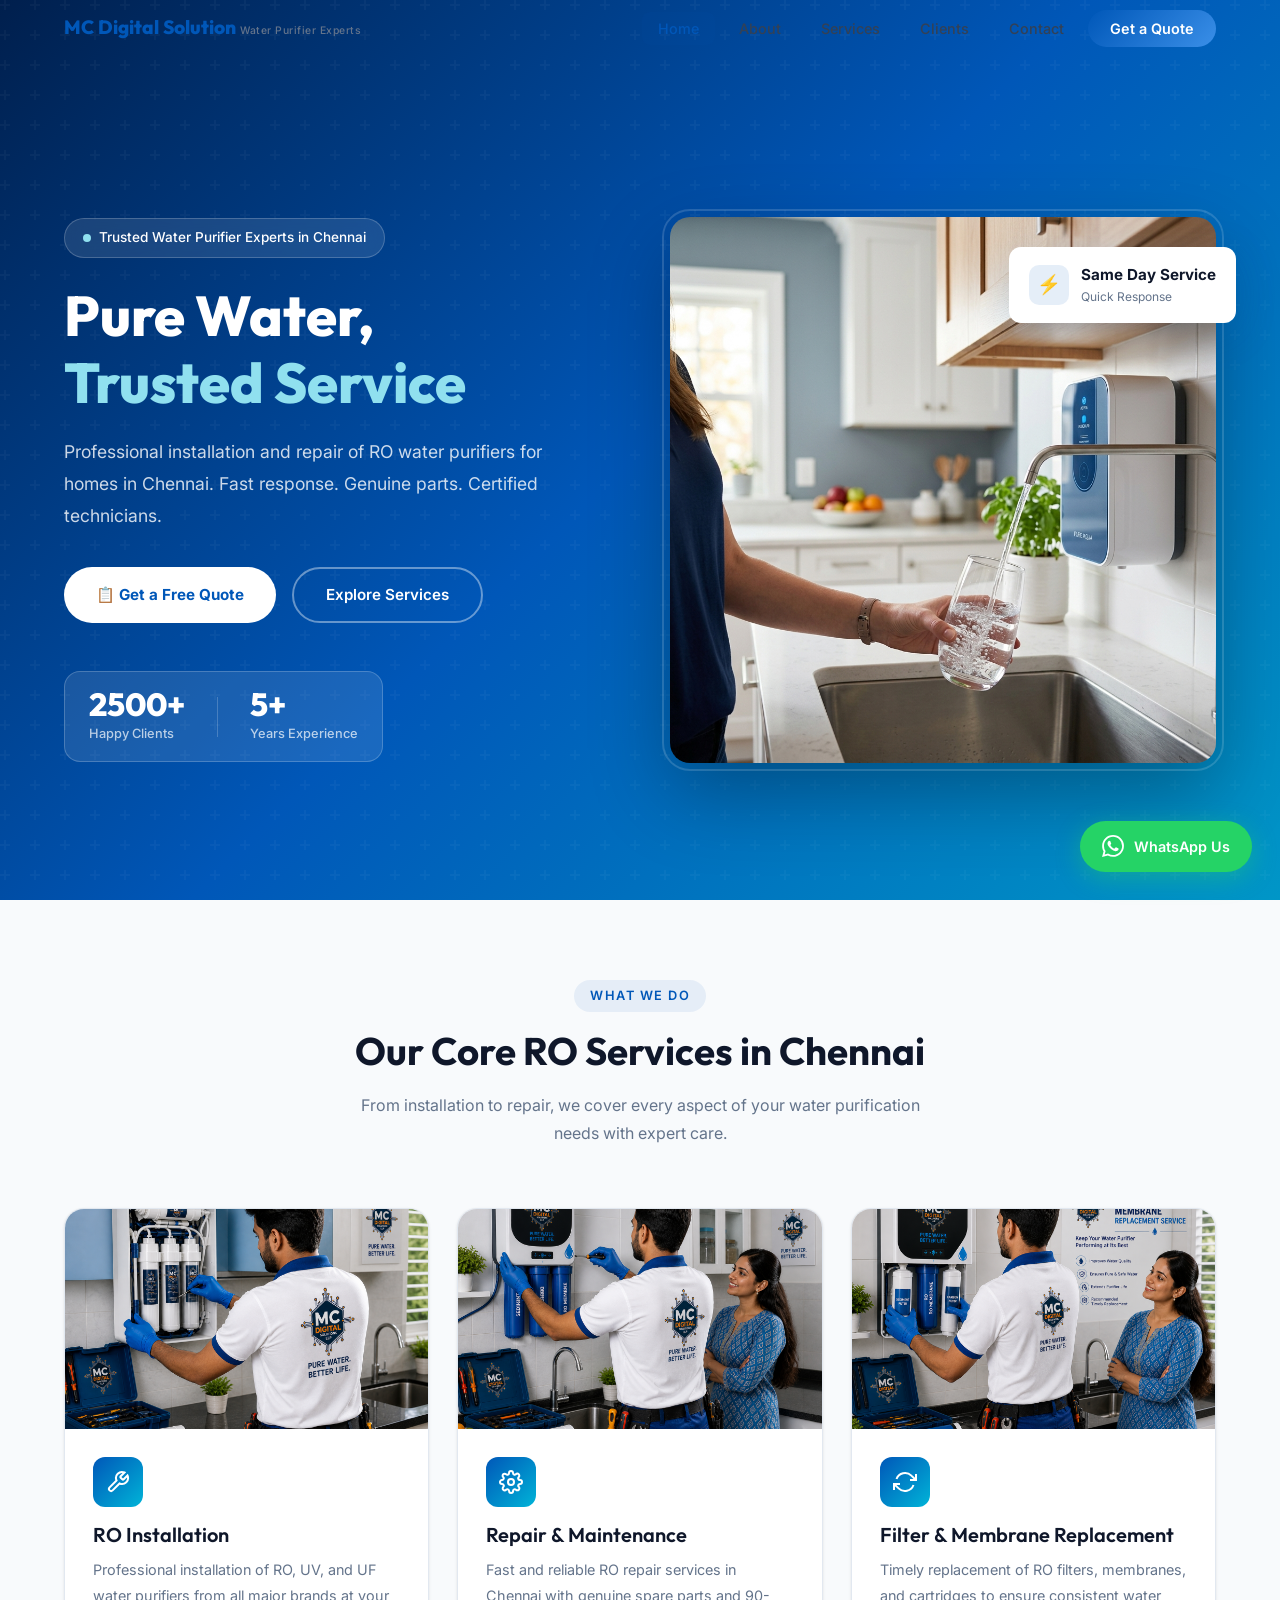
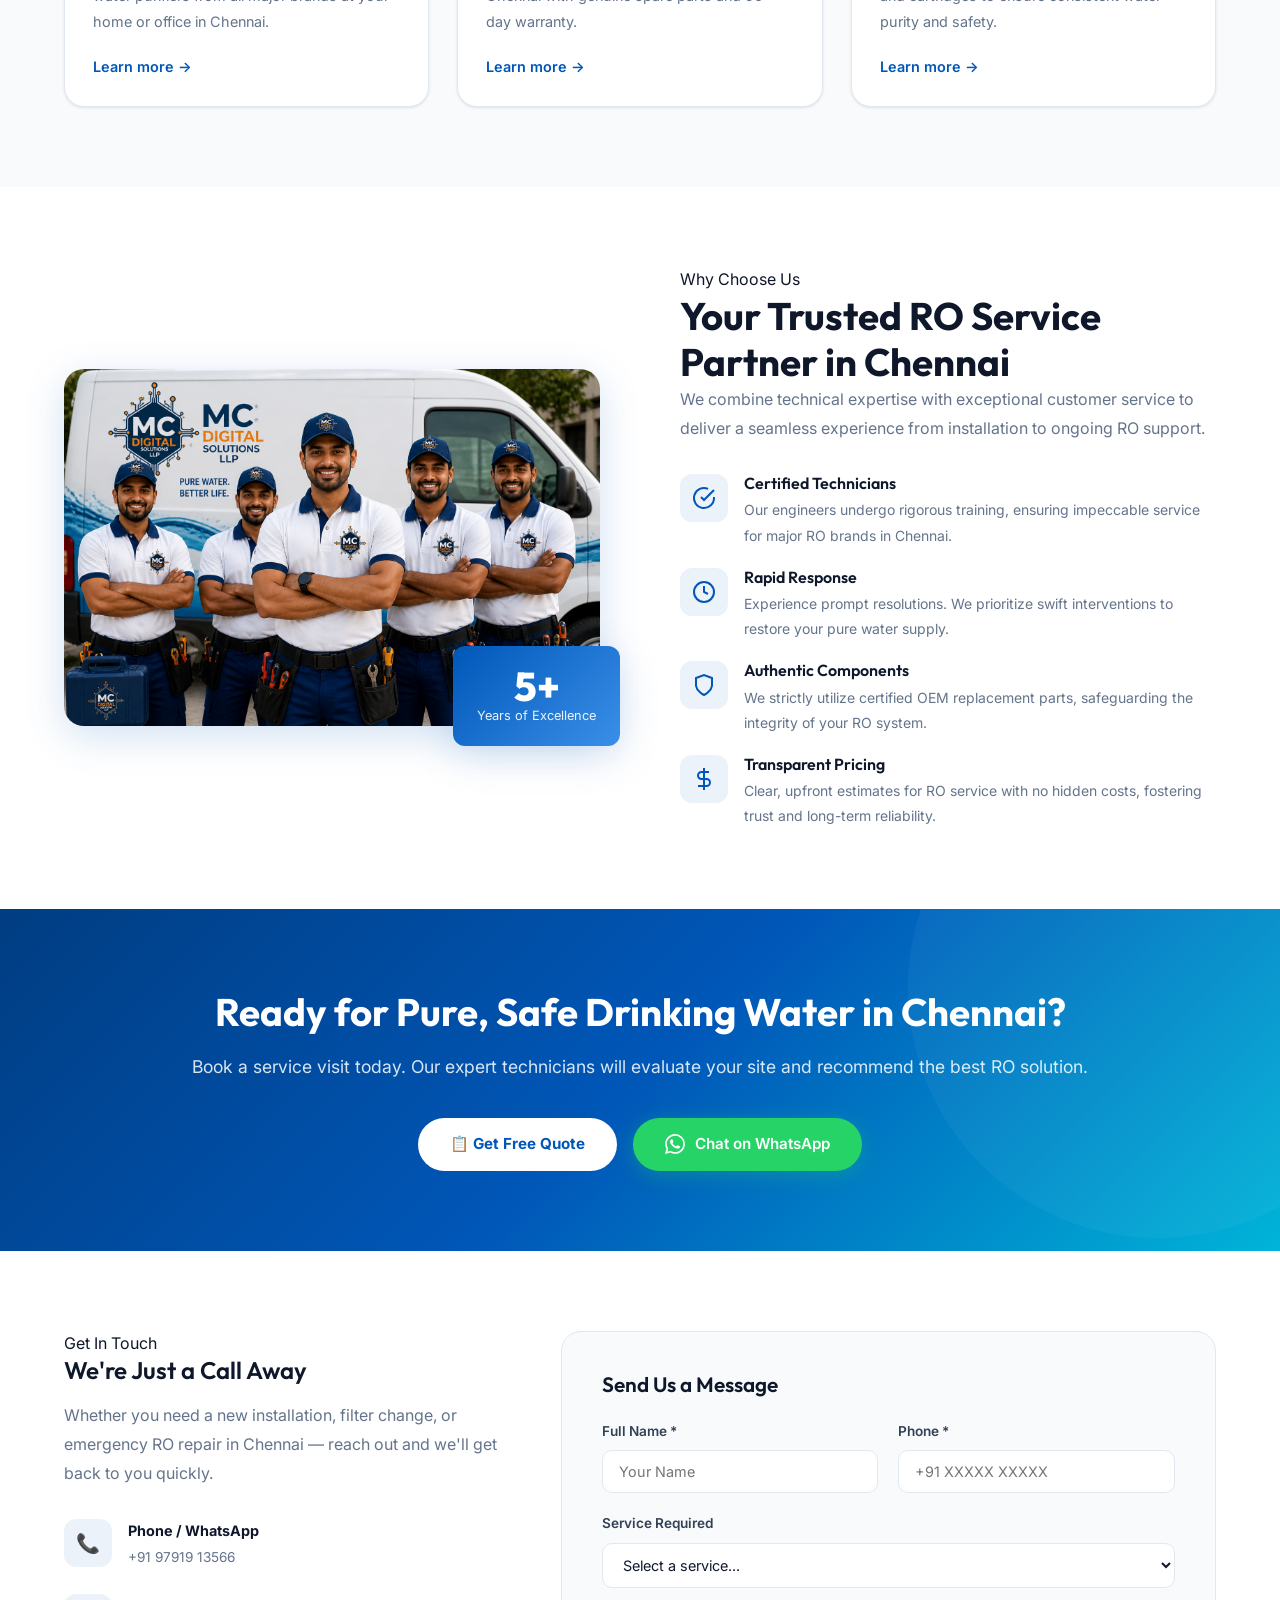
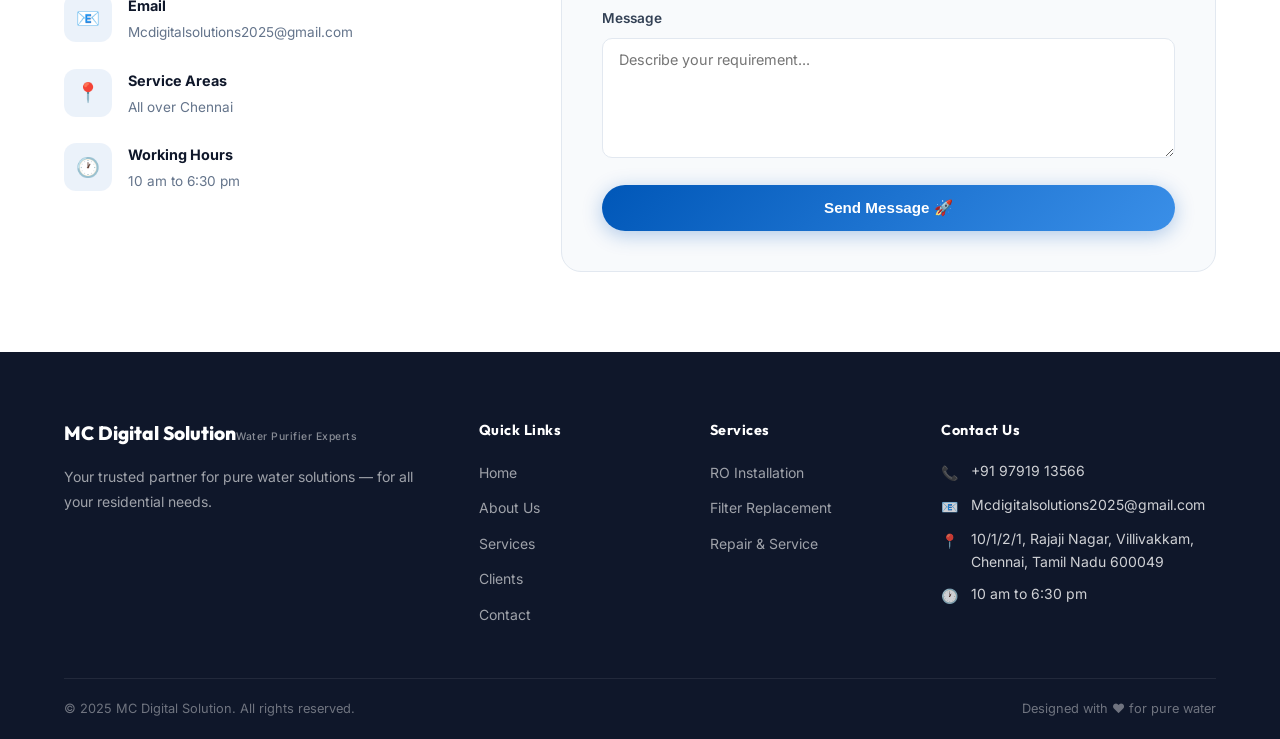
<file: index.html>
<!DOCTYPE html>
<html lang="en">
<head>
  <meta charset="UTF-8" />
  <meta name="viewport" content="width=device-width, initial-scale=1.0" />
  <title>Water Purifier Service in Chennai | RO Repair & Installation - MC Digital Solution</title>
  <meta name="description" content="Expert RO water purifier service in Chennai. Same-day repair, installation, and maintenance for Kent, Aquaguard, Pureit & all brands. Rated #1 RO service in Chennai." />
  <meta name="keywords" content="water purifier service Chennai, RO service in chennai, water purifier repair Chennai, RO installation Chennai, RO service near me, Kent RO service Chennai, Aquaguard service Chennai, water purifier filter change" />
  <link rel="canonical" href="https://mcdigitalsolutions.com/" />
  
  <!-- Open Graph / Facebook -->
  <meta property="og:type" content="website" />
  <meta property="og:url" content="https://mcdigitalsolutions.com/" />
  <meta property="og:title" content="Water Purifier Service in Chennai | RO Repair & Installation" />
  <meta property="og:description" content="Expert RO water purifier service in Chennai. Same-day repair, installation, and maintenance for all brands." />
  <meta property="og:image" content="https://mcdigitalsolutions.com/images/hero-banner.png" />

  <!-- Twitter -->
  <meta property="twitter:card" content="summary_large_image" />
  <meta property="twitter:url" content="https://mcdigitalsolutions.com/" />
  <meta property="twitter:title" content="Water Purifier Service in Chennai | RO Repair & Installation" />
  <meta property="twitter:description" content="Expert RO water purifier service in Chennai. Same-day repair, installation, and maintenance for all brands." />
  <meta property="twitter:image" content="https://mcdigitalsolutions.com/images/hero-banner.png" />

  <!-- Structured Data for Local Business -->
  <script type="application/ld+json">
  {
    "@context": "https://schema.org",
    "@type": "LocalBusiness",
    "name": "MC Digital Solution",
    "image": "https://mcdigitalsolutions.com/images/hero-banner.png",
    "@id": "https://mcdigitalsolutions.com/",
    "url": "https://mcdigitalsolutions.com/",
    "telephone": "+919791913566",
    "address": {
      "@type": "PostalAddress",
      "streetAddress": "10/1/2/1, Rajaji Nagar, Villivakkam",
      "addressLocality": "Chennai",
      "addressRegion": "TN",
      "postalCode": "600049",
      "addressCountry": "IN"
    },
    "geo": {
      "@type": "GeoCoordinates",
      "latitude": 13.1067,
      "longitude": 80.2084
    },
    "openingHoursSpecification": {
      "@type": "OpeningHoursSpecification",
      "dayOfWeek": [
        "Monday",
        "Tuesday",
        "Wednesday",
        "Thursday",
        "Friday",
        "Saturday"
      ],
      "opens": "10:00",
      "closes": "18:30"
    },
    "sameAs": [
      "https://wa.me/919791913566"
    ],
    "priceRange": "₹₹"
  }
  </script>

  <link rel="stylesheet" href="css/style.css" />
</head>
<body>

<!-- Navbar -->
<nav class="navbar" id="navbar">
  <div class="container">
    <a href="index.html" class="logo">

      <div class="logo-text">
        <span class="brand">MC Digital Solution</span>
        <span class="tagline">Water Purifier Experts</span>
      </div>
    </a>
    <ul class="nav-links" id="navLinks">
      <li><a href="index.html" class="active">Home</a></li>
      <li><a href="about.html">About</a></li>
      <li><a href="services.html">Services</a></li>
      <li><a href="clients.html">Clients</a></li>
      <li><a href="contact.html">Contact</a></li>
      <li><a href="contact.html" class="nav-cta">Get a Quote</a></li>
    </ul>
    <div class="nav-toggle" id="navToggle" onclick="toggleNav()">
      <span></span><span></span><span></span>
    </div>
  </div>
</nav>

<!-- Hero -->
<section class="hero">
  <div class="container">
    <div class="hero-content">
      <div class="hero-text">
        <div class="hero-badge"><span></span> Trusted Water Purifier Experts in Chennai</div>
        <h1>Pure Water,<br/><em>Trusted Service</em></h1>
        <p>Professional installation and repair of RO water purifiers for homes in Chennai. Fast response. Genuine parts. Certified technicians.</p>
        <div class="hero-buttons">
          <a href="contact.html" class="btn btn-white">📋 Get a Free Quote</a>
          <a href="services.html" class="btn btn-outline" style="color:white;border-color:rgba(255,255,255,0.4);">Explore Services</a>
        </div>
        <div class="hero-stats" style="align-items: center; background: rgba(255,255,255,0.1); padding: 16px 24px; border-radius: 16px; border: 1px solid rgba(255,255,255,0.2); width: fit-content;">
          <div class="hero-stat"><div class="number" style="line-height: 1;">2500+</div><div class="label" style="margin-top: 4px;">Happy Clients</div></div>
          <div style="width: 1px; height: 40px; background: rgba(255,255,255,0.2);"></div>
          <div class="hero-stat"><div class="number" style="line-height: 1;">5+</div><div class="label" style="margin-top: 4px;">Years Experience</div></div>
        </div>
      </div>
      <div class="hero-image">
        <img src="images/hero-banner.png" alt="Best Water Purifier Service in Chennai" />
        <div class="hero-card card-2">
          <div class="icon blue">⚡</div>
          <div class="card-text"><div class="value">Same Day Service</div><div class="sub">Quick Response</div></div>
        </div>
      </div>
    </div>
  </div>
</section>

<!-- Services Overview -->
<section class="section services" id="services">
  <div class="container">
    <div class="section-header animate">
      <div class="badge">What We Do</div>
      <h2>Our Core RO Services in Chennai</h2>
      <p>From installation to repair, we cover every aspect of your water purification needs with expert care.</p>
    </div>
    <div class="services-grid" style="grid-template-columns: repeat(auto-fit, minmax(300px, 1fr));">
      <div class="service-card animate">
        <img src="images/installation.png" alt="RO Water Purifier Installation Chennai" />
        <div class="service-card-body">
          <div class="service-icon" style="color:white;"><svg width="24" height="24" viewBox="0 0 24 24" fill="none" stroke="currentColor" stroke-width="2"><path d="M14.7 6.3a1 1 0 0 0 0 1.4l1.6 1.6a1 1 0 0 0 1.4 0l3.77-3.77a6 6 0 0 1-7.94 7.94l-6.91 6.91a2.12 2.12 0 0 1-3-3l6.91-6.91a6 6 0 0 1 7.94-7.94l-3.76 3.76z"/></svg></div>
          <h3>RO Installation</h3>
          <p>Professional installation of RO, UV, and UF water purifiers from all major brands at your home or office in Chennai.</p>
          <a href="services.html" class="service-link">Learn more →</a>
        </div>
      </div>
      <div class="service-card animate">
        <img src="images/repair.png" alt="Water Purifier Repair Chennai" />
        <div class="service-card-body">
          <div class="service-icon" style="color:white;"><svg width="24" height="24" viewBox="0 0 24 24" fill="none" stroke="currentColor" stroke-width="2"><circle cx="12" cy="12" r="3"></circle><path d="M19.4 15a1.65 1.65 0 0 0 .33 1.82l.06.06a2 2 0 0 1 0 2.83 2 2 0 0 1-2.83 0l-.06-.06a1.65 1.65 0 0 0-1.82-.33 1.65 1.65 0 0 0-1 1.51V21a2 2 0 0 1-2 2 2 2 0 0 1-2-2v-.09A1.65 1.65 0 0 0 9 19.4a1.65 1.65 0 0 0-1.82.33l-.06.06a2 2 0 0 1-2.83 0 2 2 0 0 1 0-2.83l.06-.06a1.65 1.65 0 0 0 .33-1.82 1.65 1.65 0 0 0-1.51-1H3a2 2 0 0 1-2-2 2 2 0 0 1 2-2h.09A1.65 1.65 0 0 0 4.6 9a1.65 1.65 0 0 0-.33-1.82l-.06-.06a2 2 0 0 1 0-2.83 2 2 0 0 1 2.83 0l.06.06a1.65 1.65 0 0 0 1.82.33H9a1.65 1.65 0 0 0 1-1.51V3a2 2 0 0 1 2-2 2 2 0 0 1 2 2v.09a1.65 1.65 0 0 0 1 1.51 1.65 1.65 0 0 0 1.82-.33l.06-.06a2 2 0 0 1 2.83 0 2 2 0 0 1 0 2.83l-.06.06a1.65 1.65 0 0 0-.33 1.82V9a1.65 1.65 0 0 0 1.51 1H21a2 2 0 0 1 2 2 2 2 0 0 1-2 2h-.09a1.65 1.65 0 0 0-1.51 1z"></path></svg></div>
          <h3>Repair & Maintenance</h3>
          <p>Fast and reliable RO repair services in Chennai with genuine spare parts and 90-day warranty.</p>
          <a href="services.html" class="service-link">Learn more →</a>
        </div>
      </div>
      <div class="service-card animate">
        <img src="images/filter.png" alt="RO Filter Replacement Chennai" />
        <div class="service-card-body">
          <div class="service-icon" style="color:white;"><svg width="24" height="24" viewBox="0 0 24 24" fill="none" stroke="currentColor" stroke-width="2"><polyline points="23 4 23 10 17 10"></polyline><polyline points="1 20 1 14 7 14"></polyline><path d="M3.51 9a9 9 0 0 1 14.85-3.36L23 10M1 14l4.64 4.36A9 9 0 0 0 20.49 15"></path></svg></div>
          <h3>Filter & Membrane Replacement</h3>
          <p>Timely replacement of RO filters, membranes, and cartridges to ensure consistent water purity and safety.</p>
          <a href="services.html" class="service-link">Learn more →</a>
        </div>
      </div>
    </div>
  </div>
</section>

<!-- Why Choose Us -->
<section class="section why-us" id="why-us">
  <div class="container">
    <div class="why-us-content">
      <div class="why-us-image animate">
        <img src="images/home page team.png" alt="Expert RO Technicians in Chennai - MC Digital Solution" />
        <div class="experience-badge">
          <div class="years">5+</div>
          <div class="text">Years of Excellence</div>
        </div>
      </div>
      <div class="animate">
        <div class="badge">Why Choose Us</div>
        <h2>Your Trusted RO Service Partner in Chennai</h2>
        <p>We combine technical expertise with exceptional customer service to deliver a seamless experience from installation to ongoing RO support.</p>
        <div class="features-list">
          <div class="feature-item">
            <div class="feature-icon" style="color:var(--primary);"><svg width="24" height="24" viewBox="0 0 24 24" fill="none" stroke="currentColor" stroke-width="2"><path d="M22 11.08V12a10 10 0 1 1-5.93-9.14"></path><polyline points="22 4 12 14.01 9 11.01"></polyline></svg></div>
            <div class="feature-text">
              <h4>Certified Technicians</h4>
              <p>Our engineers undergo rigorous training, ensuring impeccable service for major RO brands in Chennai.</p>
            </div>
          </div>
          <div class="feature-item">
            <div class="feature-icon" style="color:var(--primary);"><svg width="24" height="24" viewBox="0 0 24 24" fill="none" stroke="currentColor" stroke-width="2"><circle cx="12" cy="12" r="10"></circle><polyline points="12 6 12 12 16 14"></polyline></svg></div>
            <div class="feature-text">
              <h4>Rapid Response</h4>
              <p>Experience prompt resolutions. We prioritize swift interventions to restore your pure water supply.</p>
            </div>
          </div>
          <div class="feature-item">
            <div class="feature-icon" style="color:var(--primary);"><svg width="24" height="24" viewBox="0 0 24 24" fill="none" stroke="currentColor" stroke-width="2"><path d="M12 22s8-4 8-10V5l-8-3-8 3v7c0 6 8 10 8 10z"></path></svg></div>
            <div class="feature-text">
              <h4>Authentic Components</h4>
              <p>We strictly utilize certified OEM replacement parts, safeguarding the integrity of your RO system.</p>
            </div>
          </div>
          <div class="feature-item">
            <div class="feature-icon" style="color:var(--primary);"><svg width="24" height="24" viewBox="0 0 24 24" fill="none" stroke="currentColor" stroke-width="2"><line x1="12" y1="1" x2="12" y2="23"></line><path d="M17 5H9.5a3.5 3.5 0 0 0 0 7h5a3.5 3.5 0 0 1 0 7H6"></path></svg></div>
            <div class="feature-text">
              <h4>Transparent Pricing</h4>
              <p>Clear, upfront estimates for RO service with no hidden costs, fostering trust and long-term reliability.</p>
            </div>
          </div>
        </div>
      </div>
    </div>
  </div>
</section>



<!-- CTA Banner -->
<section class="cta-banner">
  <div class="container">
    <div class="cta-content">
      <h2>Ready for Pure, Safe Drinking Water in Chennai?</h2>
      <p>Book a service visit today. Our expert technicians will evaluate your site and recommend the best RO solution.</p>
      <div class="cta-buttons">
        <a href="contact.html" class="btn btn-white">📋 Get Free Quote</a>
        <a href="https://wa.me/919791913566?text=Hi%20MC%20Digital%20Solution%2C%20I%20need%20service" target="_blank" class="whatsapp-btn">
          <svg viewBox="0 0 24 24" width="20" height="20" fill="white"><path d="M17.472 14.382c-.297-.149-1.758-.867-2.03-.967-.273-.099-.471-.148-.67.15-.197.297-.767.966-.94 1.164-.173.199-.347.223-.644.075-.297-.15-1.255-.463-2.39-1.475-.883-.788-1.48-1.761-1.653-2.059-.173-.297-.018-.458.13-.606.134-.133.298-.347.446-.52.149-.174.198-.298.298-.497.099-.198.05-.371-.025-.52-.075-.149-.669-1.612-.916-2.207-.242-.579-.487-.5-.669-.51-.173-.008-.371-.01-.57-.01-.198 0-.52.074-.792.372-.272.297-1.04 1.016-1.04 2.479 0 1.462 1.065 2.875 1.213 3.074.149.198 2.096 3.2 5.077 4.487.709.306 1.262.489 1.694.625.712.227 1.36.195 1.871.118.571-.085 1.758-.719 2.006-1.413.248-.694.248-1.289.173-1.413-.074-.124-.272-.198-.57-.347m-5.421 7.403h-.004a9.87 9.87 0 01-5.031-1.378l-.361-.214-3.741.982.998-3.648-.235-.374a9.86 9.86 0 01-1.51-5.26c.001-5.45 4.436-9.884 9.888-9.884 2.64 0 5.122 1.03 6.988 2.898a9.825 9.825 0 012.893 6.994c-.003 5.45-4.437 9.884-9.885 9.884m8.413-18.297A11.815 11.815 0 0012.05 0C5.495 0 .16 5.335.157 11.892c0 2.096.547 4.142 1.588 5.945L.057 24l6.305-1.654a11.882 11.882 0 005.683 1.448h.005c6.554 0 11.89-5.335 11.893-11.893a11.821 11.821 0 00-3.48-8.413z"/></svg>
          Chat on WhatsApp
        </a>
      </div>
    </div>
  </div>
</section>

<!-- Contact Snippet -->
<section class="section contact-section" id="contact">
  <div class="container">
    <div class="contact-grid">
      <div class="contact-info animate">
        <div class="badge">Get In Touch</div>
        <h3>We're Just a Call Away</h3>
        <p>Whether you need a new installation, filter change, or emergency RO repair in Chennai — reach out and we'll get back to you quickly.</p>
        <div class="contact-detail">
          <div class="detail-icon">📞</div>
          <div class="detail-text"><strong>Phone / WhatsApp</strong><span>+91 97919 13566</span></div>
        </div>
        <div class="contact-detail">
          <div class="detail-icon">📧</div>
          <div class="detail-text"><strong>Email</strong><span>Mcdigitalsolutions2025@gmail.com</span></div>
        </div>
        <div class="contact-detail">
          <div class="detail-icon">📍</div>
          <div class="detail-text"><strong>Service Areas</strong><span>All over Chennai</span></div>
        </div>
        <div class="contact-detail">
          <div class="detail-icon">🕐</div>
          <div class="detail-text"><strong>Working Hours</strong><span>10 am to 6:30 pm</span></div>
        </div>
      </div>
      <div class="contact-form animate">
        <h3 style="font-size:1.3rem;margin-bottom:24px;color:var(--gray-900);">Send Us a Message</h3>
        <form id="contactForm" action="https://formspree.io/f/xykoeqgg" method="POST" onsubmit="handleSubmit(event)">
          <div class="form-row">
            <div class="form-group"><label for="name">Full Name *</label><input type="text" id="name" name="name" placeholder="Your Name" required /></div>
            <div class="form-group"><label for="phone">Phone *</label><input type="tel" id="phone" name="phone" placeholder="+91 XXXXX XXXXX" required /></div>
          </div>
          <div class="form-group"><label for="service">Service Required</label>
            <select id="service" name="service">
              <option value="">Select a service...</option>
              <option>RO Installation</option>
              <option>Filter Change</option>
              <option>Repair / Service</option>
                            <option>Other</option>
            </select>
          </div>
          <div class="form-group"><label for="message">Message</label><textarea id="message" name="message" placeholder="Describe your requirement..."></textarea></div>
          <button type="submit" id="submitBtn" class="btn btn-primary" style="width:100%;justify-content:center;">Send Message 🚀</button>
          <div class="form-success" id="formSuccess">✅ Thank you! We'll contact you within 2 hours.</div>
        </form>
      </div>
    </div>
  </div>
</section>

<!-- Footer -->
<footer>
  <div class="footer-main">
    <div class="container">
      <div class="footer-grid">
        <div class="footer-brand">
          <a href="index.html" class="logo">

            <div class="logo-text"><span class="brand">MC Digital Solution</span><span class="tagline">Water Purifier Experts</span></div>
          </a>
          <p>Your trusted partner for pure water solutions — for all your residential needs.</p>

        </div>
        <div class="footer-col">
          <h4>Quick Links</h4>
          <ul>
            <li><a href="index.html">Home</a></li>
            <li><a href="about.html">About Us</a></li>
            <li><a href="services.html">Services</a></li>
            <li><a href="clients.html">Clients</a></li>
            <li><a href="contact.html">Contact</a></li>
          </ul>
        </div>
        <div class="footer-col">
          <h4>Services</h4>
          <ul>
            <li><a href="services.html">RO Installation</a></li>
            <li><a href="services.html">Filter Replacement</a></li>
            <li><a href="services.html">Repair & Service</a></li>
          </ul>
        </div>
        <div class="footer-col">
          <h4>Contact Us</h4>
          <ul class="footer-contact">
            <li><span>📞</span><span>+91 97919 13566</span></li>
            <li><span>📧</span><span>Mcdigitalsolutions2025@gmail.com</span></li>
            <li><span>📍</span><span>10/1/2/1, Rajaji Nagar, Villivakkam, Chennai, Tamil Nadu 600049</span></li>
            <li><span>🕐</span><span>10 am to 6:30 pm</span></li>
          </ul>
        </div>
      </div>
    </div>
  </div>
  <div class="container">
    <div class="footer-bottom">
      <span>© 2025 MC Digital Solution. All rights reserved.</span>
      <span>Designed with ❤️ for pure water</span>
    </div>
  </div>
</footer>

<!-- Floating WhatsApp -->
<div class="whatsapp-float">
  <a href="https://wa.me/919791913566?text=Hi%20MC%20Digital%20Solution%2C%20I%20need%20water%20purifier%20service" target="_blank">
    <svg viewBox="0 0 24 24"><path d="M17.472 14.382c-.297-.149-1.758-.867-2.03-.967-.273-.099-.471-.148-.67.15-.197.297-.767.966-.94 1.164-.173.199-.347.223-.644.075-.297-.15-1.255-.463-2.39-1.475-.883-.788-1.48-1.761-1.653-2.059-.173-.297-.018-.458.13-.606.134-.133.298-.347.446-.52.149-.174.198-.298.298-.497.099-.198.05-.371-.025-.52-.075-.149-.669-1.612-.916-2.207-.242-.579-.487-.5-.669-.51-.173-.008-.371-.01-.57-.01-.198 0-.52.074-.792.372-.272.297-1.04 1.016-1.04 2.479 0 1.462 1.065 2.875 1.213 3.074.149.198 2.096 3.2 5.077 4.487.709.306 1.262.489 1.694.625.712.227 1.36.195 1.871.118.571-.085 1.758-.719 2.006-1.413.248-.694.248-1.289.173-1.413-.074-.124-.272-.198-.57-.347m-5.421 7.403h-.004a9.87 9.87 0 01-5.031-1.378l-.361-.214-3.741.982.998-3.648-.235-.374a9.86 9.86 0 01-1.51-5.26c.001-5.45 4.436-9.884 9.888-9.884 2.64 0 5.122 1.03 6.988 2.898a9.825 9.825 0 012.893 6.994c-.003 5.45-4.437 9.884-9.885 9.884m8.413-18.297A11.815 11.815 0 0012.05 0C5.495 0 .16 5.335.157 11.892c0 2.096.547 4.142 1.588 5.945L.057 24l6.305-1.654a11.882 11.882 0 005.683 1.448h.005c6.554 0 11.89-5.335 11.893-11.893a11.821 11.821 0 00-3.48-8.413z"/></svg>
    WhatsApp Us
  </a>
</div>

<script src="js/main.js"></script>
</body>
</html>
</file>
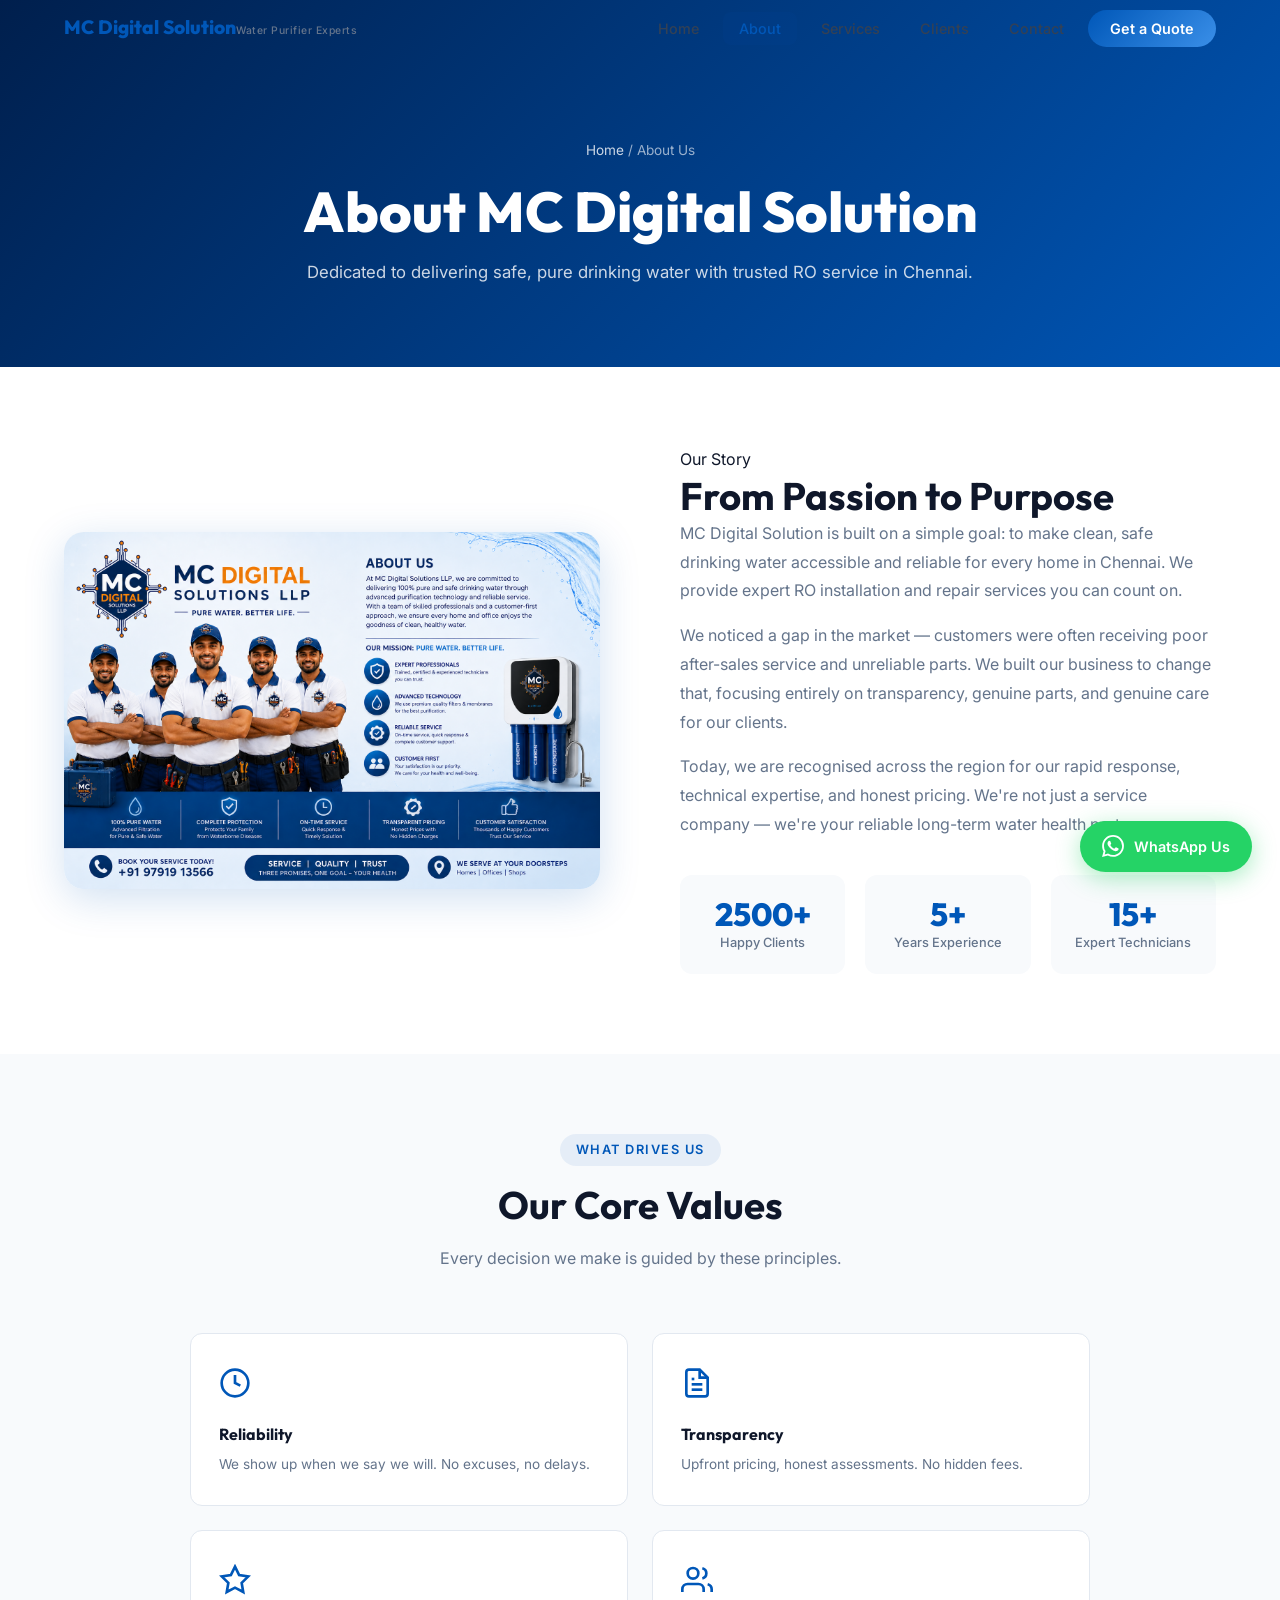
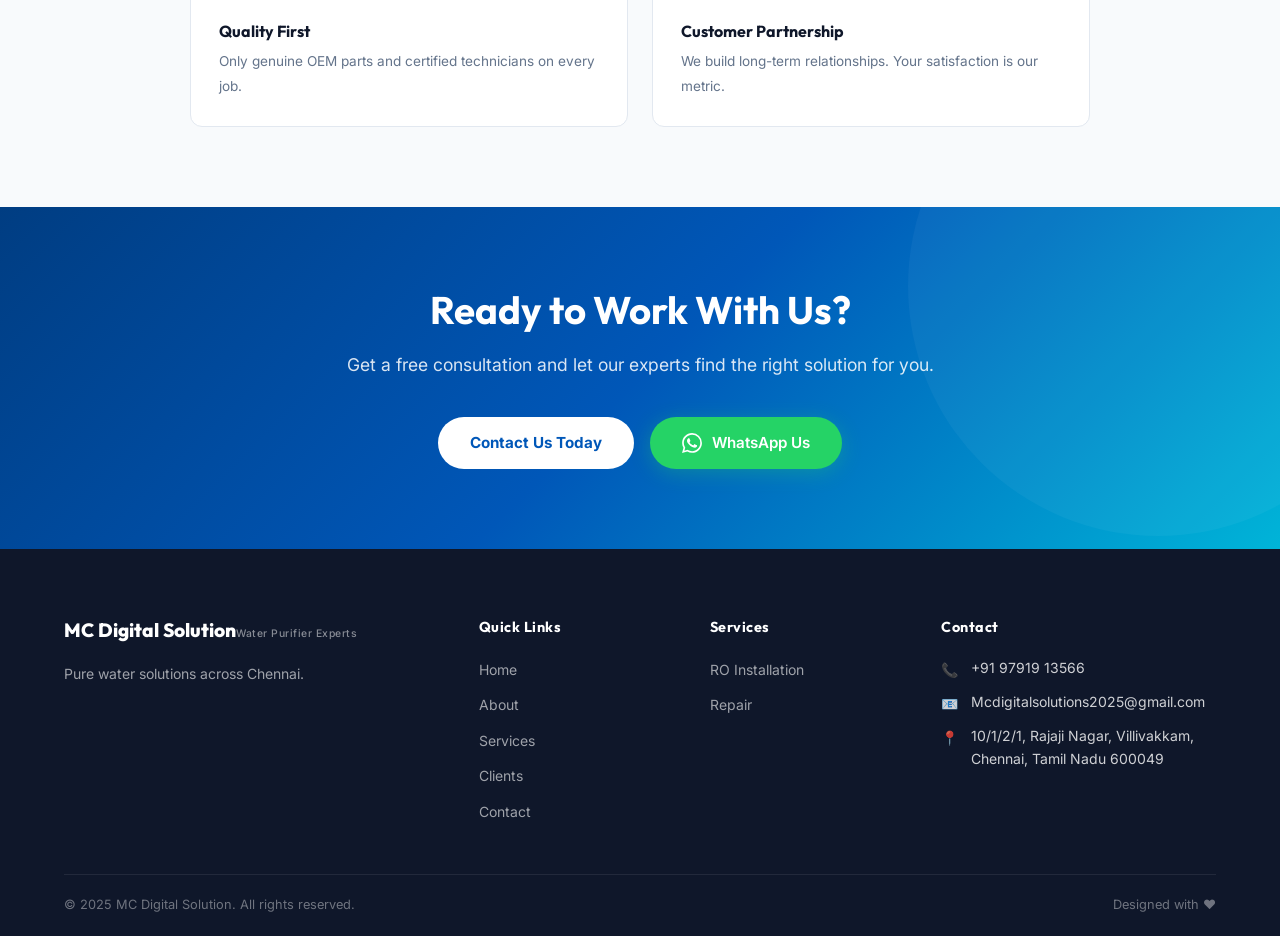
<file: about.html>
<!DOCTYPE html>
<html lang="en">

<head>
  <meta charset="UTF-8" />
  <meta name="viewport" content="width=device-width, initial-scale=1.0" />
  <title>About MC Digital Solution | RO Service Experts in Chennai</title>
  <meta name="description" content="MC Digital Solution provides the best RO water purifier service in Chennai. With 5+ years of experience, we specialize in Kent, Aquaguard, and all major RO brands." />
  <meta name="keywords" content="about RO service Chennai, water purifier experts Chennai, MC Digital Solution Chennai, RO repair specialists" />
  <link rel="canonical" href="https://mcdigitalsolutions.com/about.html" />
  
  <!-- Open Graph / Facebook -->
  <meta property="og:type" content="website" />
  <meta property="og:url" content="https://mcdigitalsolutions.com/about.html" />
  <meta property="og:title" content="About MC Digital Solution | RO Service Experts in Chennai" />
  <meta property="og:description" content="Trusted water purifier service provider in Chennai with over 5 years of experience." />
  <meta property="og:image" content="https://mcdigitalsolutions.com/images/about page.png" />

  <!-- Twitter -->
  <meta property="twitter:card" content="summary_large_image" />
  <meta property="twitter:url" content="https://mcdigitalsolutions.com/about.html" />
  <meta property="twitter:title" content="About MC Digital Solution | RO Service Experts in Chennai" />
  <meta property="twitter:description" content="Trusted water purifier service provider in Chennai with over 5 years of experience." />
  <meta property="twitter:image" content="https://mcdigitalsolutions.com/images/about page.png" />

  <link rel="stylesheet" href="css/style.css" />
</head>

<body>
  <nav class="navbar" id="navbar">
    <div class="container">
      <a href="index.html" class="logo">
        <div class="logo-text"><span class="brand">MC Digital Solution</span><span class="tagline">Water Purifier Experts</span></div>
      </a>
      <ul class="nav-links" id="navLinks">
        <li><a href="index.html">Home</a></li>
        <li><a href="about.html" class="active">About</a></li>
        <li><a href="services.html">Services</a></li>
        <li><a href="clients.html">Clients</a></li>
        <li><a href="contact.html">Contact</a></li>
        <li><a href="contact.html" class="nav-cta">Get a Quote</a></li>
      </ul>
      <div class="nav-toggle" onclick="toggleNav()"><span></span><span></span><span></span></div>
    </div>
  </nav>

  <section class="page-hero">
    <div class="container">
      <div class="breadcrumb"><a href="index.html">Home</a> / About Us</div>
      <h1>About MC Digital Solution</h1>
      <p>Dedicated to delivering safe, pure drinking water with trusted RO service in Chennai.</p>
    </div>
  </section>

  <section class="section about-section" style="background:white;">
    <div class="container">
      <div class="about-story">
        <div class="animate">
          <img src="images/about page.png" alt="MC Digital Solution RO Service Team Chennai" class="about-img" />
        </div>
        <div class="animate">
          <div class="badge">Our Story</div>
          <h2>From Passion to Purpose</h2>
          <p style="margin-bottom:16px;">MC Digital Solution is built on a simple goal: to make clean, safe drinking water accessible and reliable for every home in Chennai. We provide expert RO installation and repair services you can count on.</p>
          <p style="margin-bottom:16px;">We noticed a gap in the market — customers were often receiving poor after-sales service and unreliable parts. We built our business to change that, focusing entirely on transparency, genuine parts, and genuine care for our clients.</p>
          <p>Today, we are recognised across the region for our rapid response, technical expertise, and honest pricing. We're not just a service company — we're your reliable long-term water health partner.</p>
          <div class="about-stats animate">
            <div class="about-stat-box">
              <div class="about-stat-num">2500+</div>
              <div class="about-stat-label">Happy Clients</div>
            </div>
            <div class="about-stat-box">
              <div class="about-stat-num">5+</div>
              <div class="about-stat-label">Years Experience</div>
            </div>
            <div class="about-stat-box">
              <div class="about-stat-num">15+</div>
              <div class="about-stat-label">Expert Technicians</div>
            </div>
          </div>
        </div>
      </div>
    </div>
  </section>

  <section class="section" style="background:var(--gray-50);">
    <div class="container">
      <div class="section-header animate">
        <div class="badge">What Drives Us</div>
        <h2>Our Core Values</h2>
        <p>Every decision we make is guided by these principles.</p>
      </div>
      <div class="values-grid" style="max-width:900px;margin:0 auto;">
        <div class="value-card animate">
          <div class="icon" style="color:var(--primary); background:none;"><svg width="32" height="32" viewBox="0 0 24 24" fill="none" stroke="currentColor" stroke-width="2"><circle cx="12" cy="12" r="10"></circle><polyline points="12 6 12 12 16 14"></polyline></svg></div>
          <h4>Reliability</h4>
          <p>We show up when we say we will. No excuses, no delays.</p>
        </div>
        <div class="value-card animate">
          <div class="icon" style="color:var(--primary); background:none;"><svg width="32" height="32" viewBox="0 0 24 24" fill="none" stroke="currentColor" stroke-width="2"><path d="M14 2H6a2 2 0 0 0-2 2v16a2 2 0 0 0 2 2h12a2 2 0 0 0 2-2V8z"></path><polyline points="14 2 14 8 20 8"></polyline><line x1="16" y1="13" x2="8" y2="13"></line><line x1="16" y1="17" x2="8" y2="17"></line><polyline points="10 9 9 9 8 9"></polyline></svg></div>
          <h4>Transparency</h4>
          <p>Upfront pricing, honest assessments. No hidden fees.</p>
        </div>
        <div class="value-card animate">
          <div class="icon" style="color:var(--primary); background:none;"><svg width="32" height="32" viewBox="0 0 24 24" fill="none" stroke="currentColor" stroke-width="2"><polygon points="12 2 15.09 8.26 22 9.27 17 14.14 18.18 21.02 12 17.77 5.82 21.02 7 14.14 2 9.27 8.91 8.26 12 2"></polygon></svg></div>
          <h4>Quality First</h4>
          <p>Only genuine OEM parts and certified technicians on every job.</p>
        </div>
        <div class="value-card animate">
          <div class="icon" style="color:var(--primary); background:none;"><svg width="32" height="32" viewBox="0 0 24 24" fill="none" stroke="currentColor" stroke-width="2"><path d="M17 21v-2a4 4 0 0 0-4-4H5a4 4 0 0 0-4 4v2"></path><circle cx="9" cy="7" r="4"></circle><path d="M23 21v-2a4 4 0 0 0-3-3.87"></path><path d="M16 3.13a4 4 0 0 1 0 7.75"></path></svg></div>
          <h4>Customer Partnership</h4>
          <p>We build long-term relationships. Your satisfaction is our metric.</p>
        </div>
      </div>
    </div>
  </section>

  <section class="cta-banner">
    <div class="container">
      <div class="cta-content">
        <h2>Ready to Work With Us?</h2>
        <p>Get a free consultation and let our experts find the right solution for you.</p>
        <div class="cta-buttons">
          <a href="contact.html" class="btn btn-white">Contact Us Today</a>
          <a href="https://wa.me/919791913566" target="_blank" class="whatsapp-btn"><svg viewBox="0 0 24 24" width="20"
              height="20" fill="white">
              <path
                d="M17.472 14.382c-.297-.149-1.758-.867-2.03-.967-.273-.099-.471-.148-.67.15-.197.297-.767.966-.94 1.164-.173.199-.347.223-.644.075-.297-.15-1.255-.463-2.39-1.475-.883-.788-1.48-1.761-1.653-2.059-.173-.297-.018-.458.13-.606.134-.133.298-.347.446-.52.149-.174.198-.298.298-.497.099-.198.05-.371-.025-.52-.075-.149-.669-1.612-.916-2.207-.242-.579-.487-.5-.669-.51-.173-.008-.371-.01-.57-.01-.198 0-.52.074-.792.372-.272.297-1.04 1.016-1.04 2.479 0 1.462 1.065 2.875 1.213 3.074.149.198 2.096 3.2 5.077 4.487.709.306 1.262.489 1.694.625.712.227 1.36.195 1.871.118.571-.085 1.758-.719 2.006-1.413.248-.694.248-1.289.173-1.413-.074-.124-.272-.198-.57-.347m-5.421 7.403h-.004a9.87 9.87 0 01-5.031-1.378l-.361-.214-3.741.982.998-3.648-.235-.374a9.86 9.86 0 01-1.51-5.26c.001-5.45 4.436-9.884 9.888-9.884 2.64 0 5.122 1.03 6.988 2.898a9.825 9.825 0 012.893 6.994c-.003 5.45-4.437 9.884-9.885 9.884m8.413-18.297A11.815 11.815 0 0012.05 0C5.495 0 .16 5.335.157 11.892c0 2.096.547 4.142 1.588 5.945L.057 24l6.305-1.654a11.882 11.882 0 005.683 1.448h.005c6.554 0 11.89-5.335 11.893-11.893a11.821 11.821 0 00-3.48-8.413z" />
            </svg> WhatsApp Us</a>
        </div>
      </div>
    </div>
  </section>

  <footer>
    <div class="footer-main">
      <div class="container">
        <div class="footer-grid">
          <div class="footer-brand"><a href="index.html" class="logo">
              <div class="logo-text"><span class="brand">MC Digital Solution</span><span class="tagline">Water Purifier Experts</span></div>
            </a>
            <p>Pure water solutions across Chennai.</p>
          </div>
          <div class="footer-col">
            <h4>Quick Links</h4>
            <ul>
              <li><a href="index.html">Home</a></li>
              <li><a href="about.html">About</a></li>
              <li><a href="services.html">Services</a></li>
              <li><a href="clients.html">Clients</a></li>
              <li><a href="contact.html">Contact</a></li>
            </ul>
          </div>
          <div class="footer-col">
            <h4>Services</h4>
            <ul>
              <li><a href="services.html">RO Installation</a></li>
              <li><a href="services.html">Repair</a></li>
            </ul>
          </div>
          <div class="footer-col">
            <h4>Contact</h4>
            <ul class="footer-contact">
              <li><span>📞</span><span>+91 97919 13566</span></li>
              <li><span>📧</span><span>Mcdigitalsolutions2025@gmail.com</span></li>
              <li><span>📍</span><span>10/1/2/1, Rajaji Nagar, Villivakkam, Chennai, Tamil Nadu 600049</span></li>
            </ul>
          </div>
        </div>
      </div>
    </div>
    <div class="container">
      <div class="footer-bottom"><span>© 2025 MC Digital Solution. All rights reserved.</span><span>Designed with ❤️</span></div>
    </div>
  </footer>

  <div class="whatsapp-float"><a href="https://wa.me/919791913566" target="_blank"><svg viewBox="0 0 24 24">
        <path d="M17.472 14.382c-.297-.149-1.758-.867-2.03-.967-.273-.099-.471-.148-.67.15-.197.297-.767.966-.94 1.164-.173.199-.347.223-.644.075-.297-.15-1.255-.463-2.39-1.475-.883-.788-1.48-1.761-1.653-2.059-.173-.297-.018-.458.13-.606.134-.133.298-.347.446-.52.149-.174.198-.298.298-.497.099-.198.05-.371-.025-.52-.075-.149-.669-1.612-.916-2.207-.242-.579-.487-.5-.669-.51-.173-.008-.371-.01-.57-.01-.198 0-.52.074-.792.372-.272.297-1.04 1.016-1.04 2.479 0 1.462 1.065 2.875 1.213 3.074.149.198 2.096 3.2 5.077 4.487.709.306 1.262.489 1.694.625.712.227 1.36.195 1.871.118.571-.085 1.758-.719 2.006-1.413.248-.694.248-1.289.173-1.413-.074-.124-.272-.198-.57-.347m-5.421 7.403h-.004a9.87 9.87 0 01-5.031-1.378l-.361-.214-3.741.982.998-3.648-.235-.374a9.86 9.86 0 01-1.51-5.26c.001-5.45 4.436-9.884 9.888-9.884 2.64 0 5.122 1.03 6.988 2.898a9.825 9.825 0 012.893 6.994c-.003 5.45-4.437 9.884-9.885 9.884m8.413-18.297A11.815 11.815 0 0012.05 0C5.495 0 .16 5.335.157 11.892c0 2.096.547 4.142 1.588 5.945L.057 24l6.305-1.654a11.882 11.882 0 005.683 1.448h.005c6.554 0 11.89-5.335 11.893-11.893a11.821 11.821 0 00-3.48-8.413z" fill="white" />
      </svg> WhatsApp Us</a></div>
  <script src="js/main.js"></script>
</body>

</html>
</file>
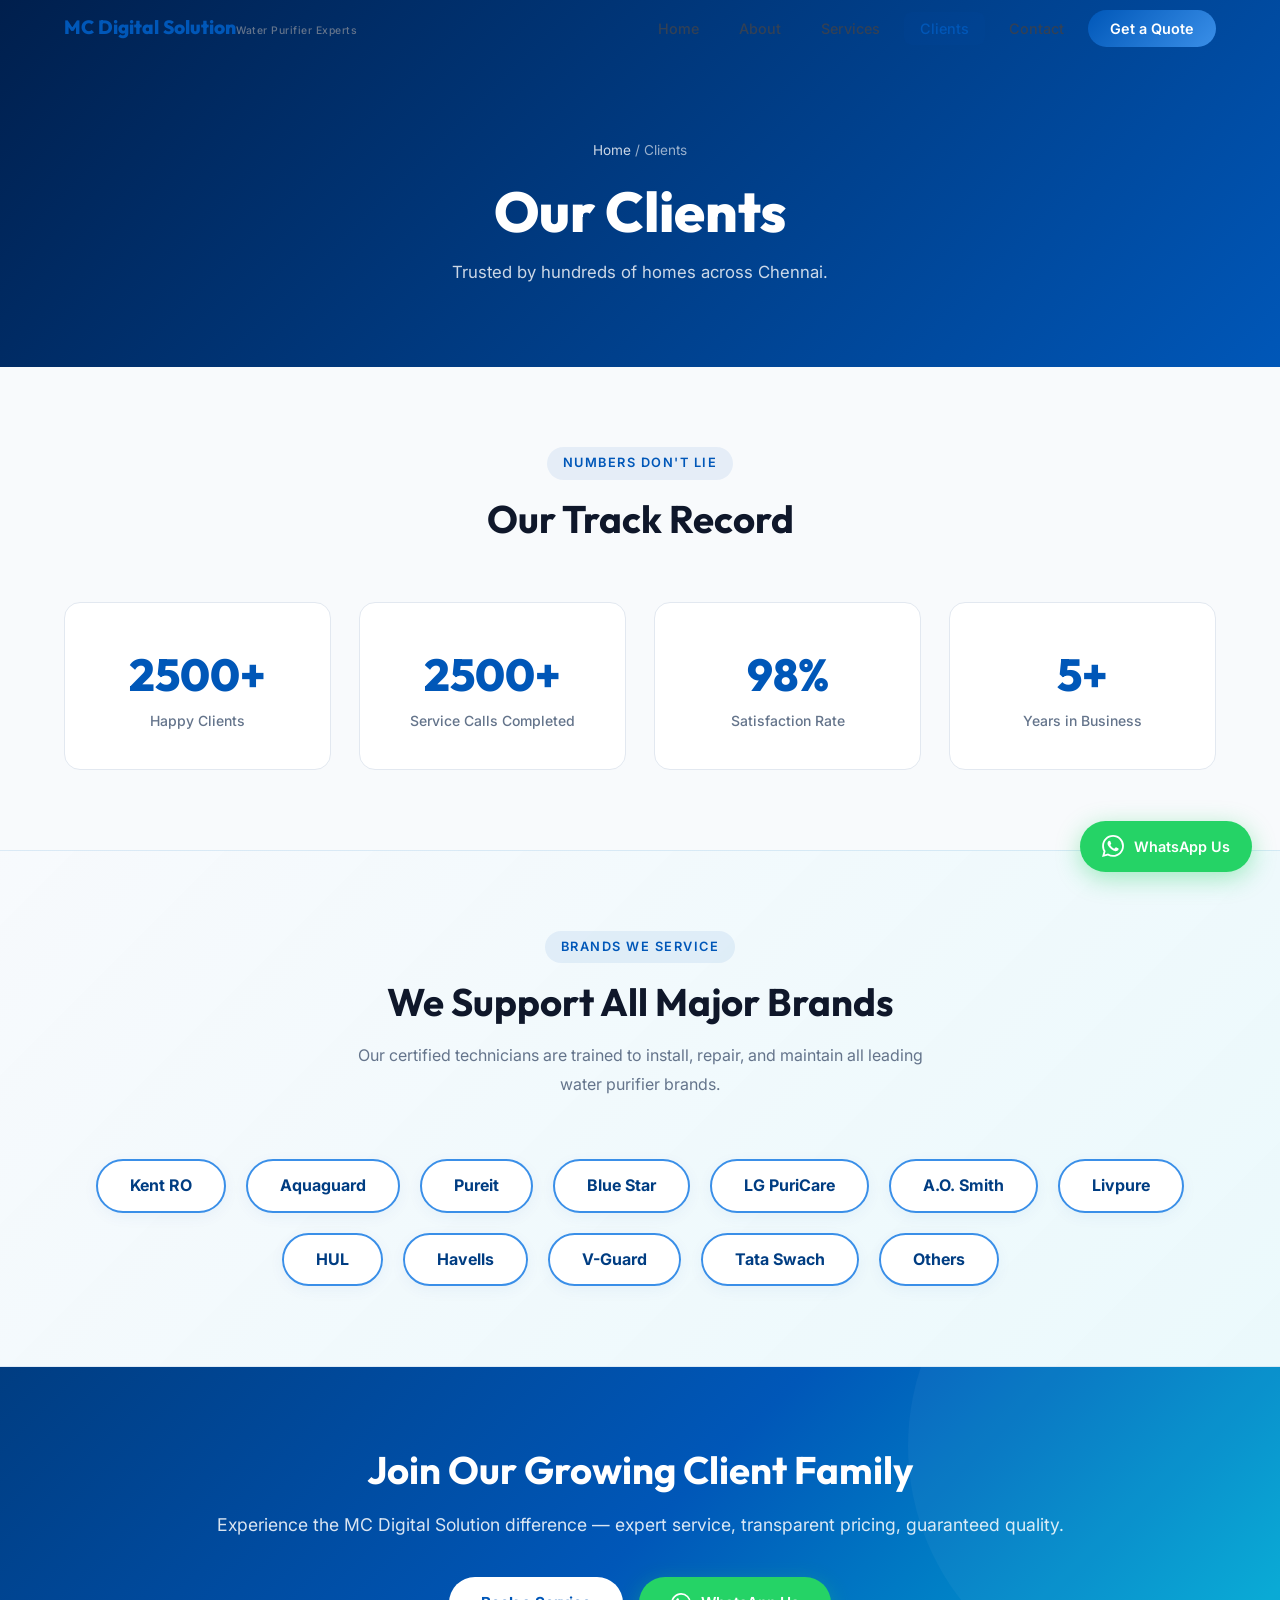
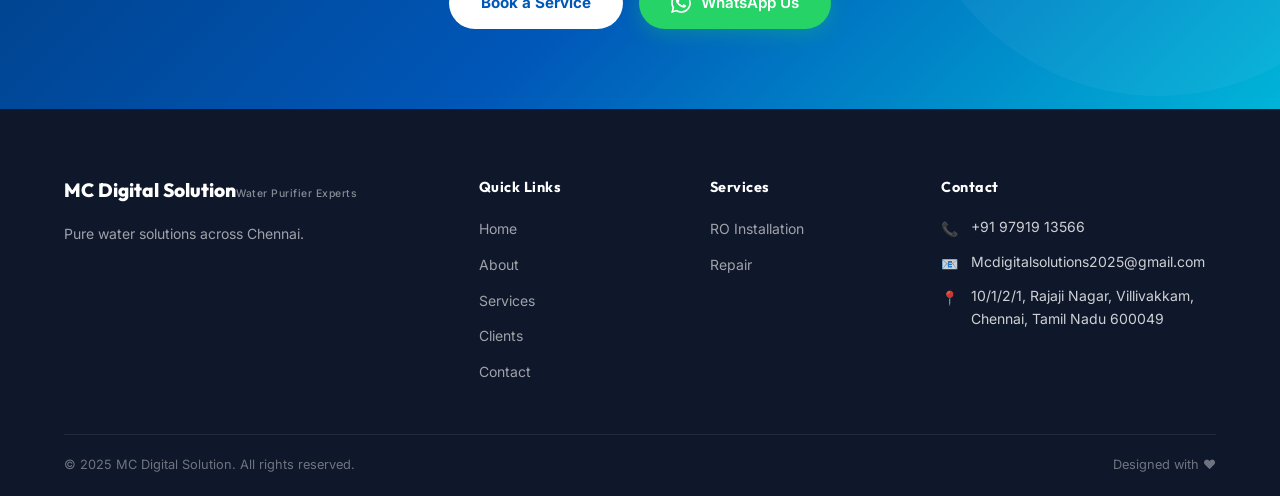
<file: clients.html>
<!DOCTYPE html>
<html lang="en">
<head>
  <meta charset="UTF-8" />
  <meta name="viewport" content="width=device-width, initial-scale=1.0" />
  <title>Our Clients | 2500+ Happy Customers in Chennai - MC Digital Solution</title>
  <meta name="description" content="See why 2500+ customers trust MC Digital Solution for RO water purifier services in Chennai. We support all brands including Kent, Aquaguard, Pureit, and more." />
  <meta name="keywords" content="RO service reviews Chennai, water purifier reviews Chennai, MC Digital Solution clients, trusted RO service" />
  <link rel="canonical" href="https://mcdigitalsolutions.com/clients.html" />
  
  <!-- Open Graph / Facebook -->
  <meta property="og:type" content="website" />
  <meta property="og:url" content="https://mcdigitalsolutions.com/clients.html" />
  <meta property="og:title" content="Our Clients | 2500+ Happy Customers in Chennai - MC Digital Solution" />
  <meta property="og:description" content="Trusted by over 2500 happy clients across Chennai for pure water solutions." />
  <meta property="og:image" content="https://mcdigitalsolutions.com/images/hero-banner.png" />

  <link rel="stylesheet" href="css/style.css" />
  <style>
    .brands-strip { display: flex; flex-wrap: wrap; gap: 20px; justify-content: center; align-items: center; margin-top: 40px; }
    .brand-pill { background: white; border: 2px solid var(--primary-light); border-radius: 50px; padding: 12px 32px; font-weight: 700; font-size: 1rem; color: var(--primary-dark); transition: var(--transition); box-shadow: 0 4px 15px rgba(0,87,184,0.05); }
    .brand-pill:hover { border-color: var(--primary); color: var(--white); background: linear-gradient(135deg, var(--primary), var(--accent)); transform: translateY(-4px); box-shadow: var(--shadow-md); }
    .stats-row { display: grid; grid-template-columns: repeat(4,1fr); gap: 28px; }
    .stat-box { text-align: center; padding: 36px 20px; background: white; border-radius: 16px; border: 1px solid var(--gray-200); }
    .stat-box .num { font-family:'Outfit',sans-serif; font-size: 2.8rem; font-weight: 800; color: var(--primary); }
    .stat-box .lbl { font-size: 0.875rem; color: var(--gray-500); font-weight: 500; }
    @media(max-width:900px){ .stats-row { grid-template-columns: repeat(2,1fr); } }
    @media(max-width:480px){ .stats-row { grid-template-columns: 1fr; } .brand-pill { padding: 10px 20px; font-size: 0.9rem; } }
  </style>
</head>
<body>
<nav class="navbar" id="navbar">
  <div class="container">
    <a href="index.html" class="logo">

      <div class="logo-text"><span class="brand">MC Digital Solution</span><span class="tagline">Water Purifier Experts</span></div>
    </a>
    <ul class="nav-links" id="navLinks">
      <li><a href="index.html">Home</a></li>
      <li><a href="about.html">About</a></li>
      <li><a href="services.html">Services</a></li>
      <li><a href="clients.html" class="active">Clients</a></li>
      <li><a href="contact.html">Contact</a></li>
      <li><a href="contact.html" class="nav-cta">Get a Quote</a></li>
    </ul>
    <div class="nav-toggle" onclick="toggleNav()"><span></span><span></span><span></span></div>
  </div>
</nav>

<section class="page-hero">
  <div class="container">
    <div class="breadcrumb"><a href="index.html">Home</a> / Clients</div>
    <h1>Our Clients</h1>
    <p>Trusted by hundreds of homes across Chennai.</p>
  </div>
</section>

<section class="section" style="background:var(--gray-50);">
  <div class="container">
    <div class="section-header animate">
      <div class="badge">Numbers Don't Lie</div>
      <h2>Our Track Record</h2>
    </div>
    <div class="stats-row">
      <div class="stat-box animate"><div class="num">2500+</div><div class="lbl">Happy Clients</div></div>
      <div class="stat-box animate"><div class="num">2500+</div><div class="lbl">Service Calls Completed</div></div>
      <div class="stat-box animate"><div class="num">98%</div><div class="lbl">Satisfaction Rate</div></div>
      <div class="stat-box animate"><div class="num">5+</div><div class="lbl">Years in Business</div></div>
    </div>
  </div>
</section>



<section class="section" style="background: linear-gradient(135deg, rgba(0,87,184,0.03), rgba(0,180,216,0.08)); border-top: 1px solid rgba(0,87,184,0.1); border-bottom: 1px solid rgba(0,87,184,0.1);">
  <div class="container">
    <div class="section-header animate">
      <div class="badge">Brands We Service</div>
      <h2>We Support All Major Brands</h2>
      <p>Our certified technicians are trained to install, repair, and maintain all leading water purifier brands.</p>
    </div>
    <div class="brands-strip">
      <div class="brand-pill">Kent RO</div>
      <div class="brand-pill">Aquaguard</div>
      <div class="brand-pill">Pureit</div>
      <div class="brand-pill">Blue Star</div>
      <div class="brand-pill">LG PuriCare</div>
      <div class="brand-pill">A.O. Smith</div>
      <div class="brand-pill">Livpure</div>
      <div class="brand-pill">HUL</div>
      <div class="brand-pill">Havells</div>
      <div class="brand-pill">V-Guard</div>
      <div class="brand-pill">Tata Swach</div>
      <div class="brand-pill">Others</div>
    </div>
  </div>
</section>

<section class="cta-banner">
  <div class="container">
    <div class="cta-content">
      <h2>Join Our Growing Client Family</h2>
      <p>Experience the MC Digital Solution difference — expert service, transparent pricing, guaranteed quality.</p>
      <div class="cta-buttons">
        <a href="contact.html" class="btn btn-white">Book a Service</a>
        <a href="https://wa.me/919791913566" target="_blank" class="whatsapp-btn"><svg viewBox="0 0 24 24" width="20" height="20" fill="white"><path d="M17.472 14.382c-.297-.149-1.758-.867-2.03-.967-.273-.099-.471-.148-.67.15-.197.297-.767.966-.94 1.164-.173.199-.347.223-.644.075-.297-.15-1.255-.463-2.39-1.475-.883-.788-1.48-1.761-1.653-2.059-.173-.297-.018-.458.13-.606.134-.133.298-.347.446-.52.149-.174.198-.298.298-.497.099-.198.05-.371-.025-.52-.075-.149-.669-1.612-.916-2.207-.242-.579-.487-.5-.669-.51-.173-.008-.371-.01-.57-.01-.198 0-.52.074-.792.372-.272.297-1.04 1.016-1.04 2.479 0 1.462 1.065 2.875 1.213 3.074.149.198 2.096 3.2 5.077 4.487.709.306 1.262.489 1.694.625.712.227 1.36.195 1.871.118.571-.085 1.758-.719 2.006-1.413.248-.694.248-1.289.173-1.413-.074-.124-.272-.198-.57-.347m-5.421 7.403h-.004a9.87 9.87 0 01-5.031-1.378l-.361-.214-3.741.982.998-3.648-.235-.374a9.86 9.86 0 01-1.51-5.26c.001-5.45 4.436-9.884 9.888-9.884 2.64 0 5.122 1.03 6.988 2.898a9.825 9.825 0 012.893 6.994c-.003 5.45-4.437 9.884-9.885 9.884m8.413-18.297A11.815 11.815 0 0012.05 0C5.495 0 .16 5.335.157 11.892c0 2.096.547 4.142 1.588 5.945L.057 24l6.305-1.654a11.882 11.882 0 005.683 1.448h.005c6.554 0 11.89-5.335 11.893-11.893a11.821 11.821 0 00-3.48-8.413z"/></svg> WhatsApp Us</a>
      </div>
    </div>
  </div>
</section>

<footer>
  <div class="footer-main"><div class="container"><div class="footer-grid">
    <div class="footer-brand"><a href="index.html" class="logo"><div class="logo-text"><span class="brand">MC Digital Solution</span><span class="tagline">Water Purifier Experts</span></div></a><p>Pure water solutions across Chennai.</p></div>
    <div class="footer-col"><h4>Quick Links</h4><ul><li><a href="index.html">Home</a></li><li><a href="about.html">About</a></li><li><a href="services.html">Services</a></li><li><a href="clients.html">Clients</a></li><li><a href="contact.html">Contact</a></li></ul></div>
    <div class="footer-col"><h4>Services</h4><ul><li><a href="services.html">RO Installation</a></li><li><a href="services.html">Repair</a></li></ul></div>
    <div class="footer-col"><h4>Contact</h4><ul class="footer-contact"><li><span>📞</span><span>+91 97919 13566</span></li><li><span>📧</span><span>Mcdigitalsolutions2025@gmail.com</span></li><li><span>📍</span><span>10/1/2/1, Rajaji Nagar, Villivakkam, Chennai, Tamil Nadu 600049</span></li></ul></div>
  </div></div></div>
  <div class="container"><div class="footer-bottom"><span>© 2025 MC Digital Solution. All rights reserved.</span><span>Designed with ❤️</span></div></div>
</footer>
<div class="whatsapp-float"><a href="https://wa.me/919791913566" target="_blank"><svg viewBox="0 0 24 24"><path d="M17.472 14.382c-.297-.149-1.758-.867-2.03-.967-.273-.099-.471-.148-.67.15-.197.297-.767.966-.94 1.164-.173.199-.347.223-.644.075-.297-.15-1.255-.463-2.39-1.475-.883-.788-1.48-1.761-1.653-2.059-.173-.297-.018-.458.13-.606.134-.133.298-.347.446-.52.149-.174.198-.298.298-.497.099-.198.05-.371-.025-.52-.075-.149-.669-1.612-.916-2.207-.242-.579-.487-.5-.669-.51-.173-.008-.371-.01-.57-.01-.198 0-.52.074-.792.372-.272.297-1.04 1.016-1.04 2.479 0 1.462 1.065 2.875 1.213 3.074.149.198 2.096 3.2 5.077 4.487.709.306 1.262.489 1.694.625.712.227 1.36.195 1.871.118.571-.085 1.758-.719 2.006-1.413.248-.694.248-1.289.173-1.413-.074-.124-.272-.198-.57-.347m-5.421 7.403h-.004a9.87 9.87 0 01-5.031-1.378l-.361-.214-3.741.982.998-3.648-.235-.374a9.86 9.86 0 01-1.51-5.26c.001-5.45 4.436-9.884 9.888-9.884 2.64 0 5.122 1.03 6.988 2.898a9.825 9.825 0 012.893 6.994c-.003 5.45-4.437 9.884-9.885 9.884m8.413-18.297A11.815 11.815 0 0012.05 0C5.495 0 .16 5.335.157 11.892c0 2.096.547 4.142 1.588 5.945L.057 24l6.305-1.654a11.882 11.882 0 005.683 1.448h.005c6.554 0 11.89-5.335 11.893-11.893a11.821 11.821 0 00-3.48-8.413z" fill="white"/></svg> WhatsApp Us</a></div>
<script src="js/main.js"></script>
</body>
</html>
</file>
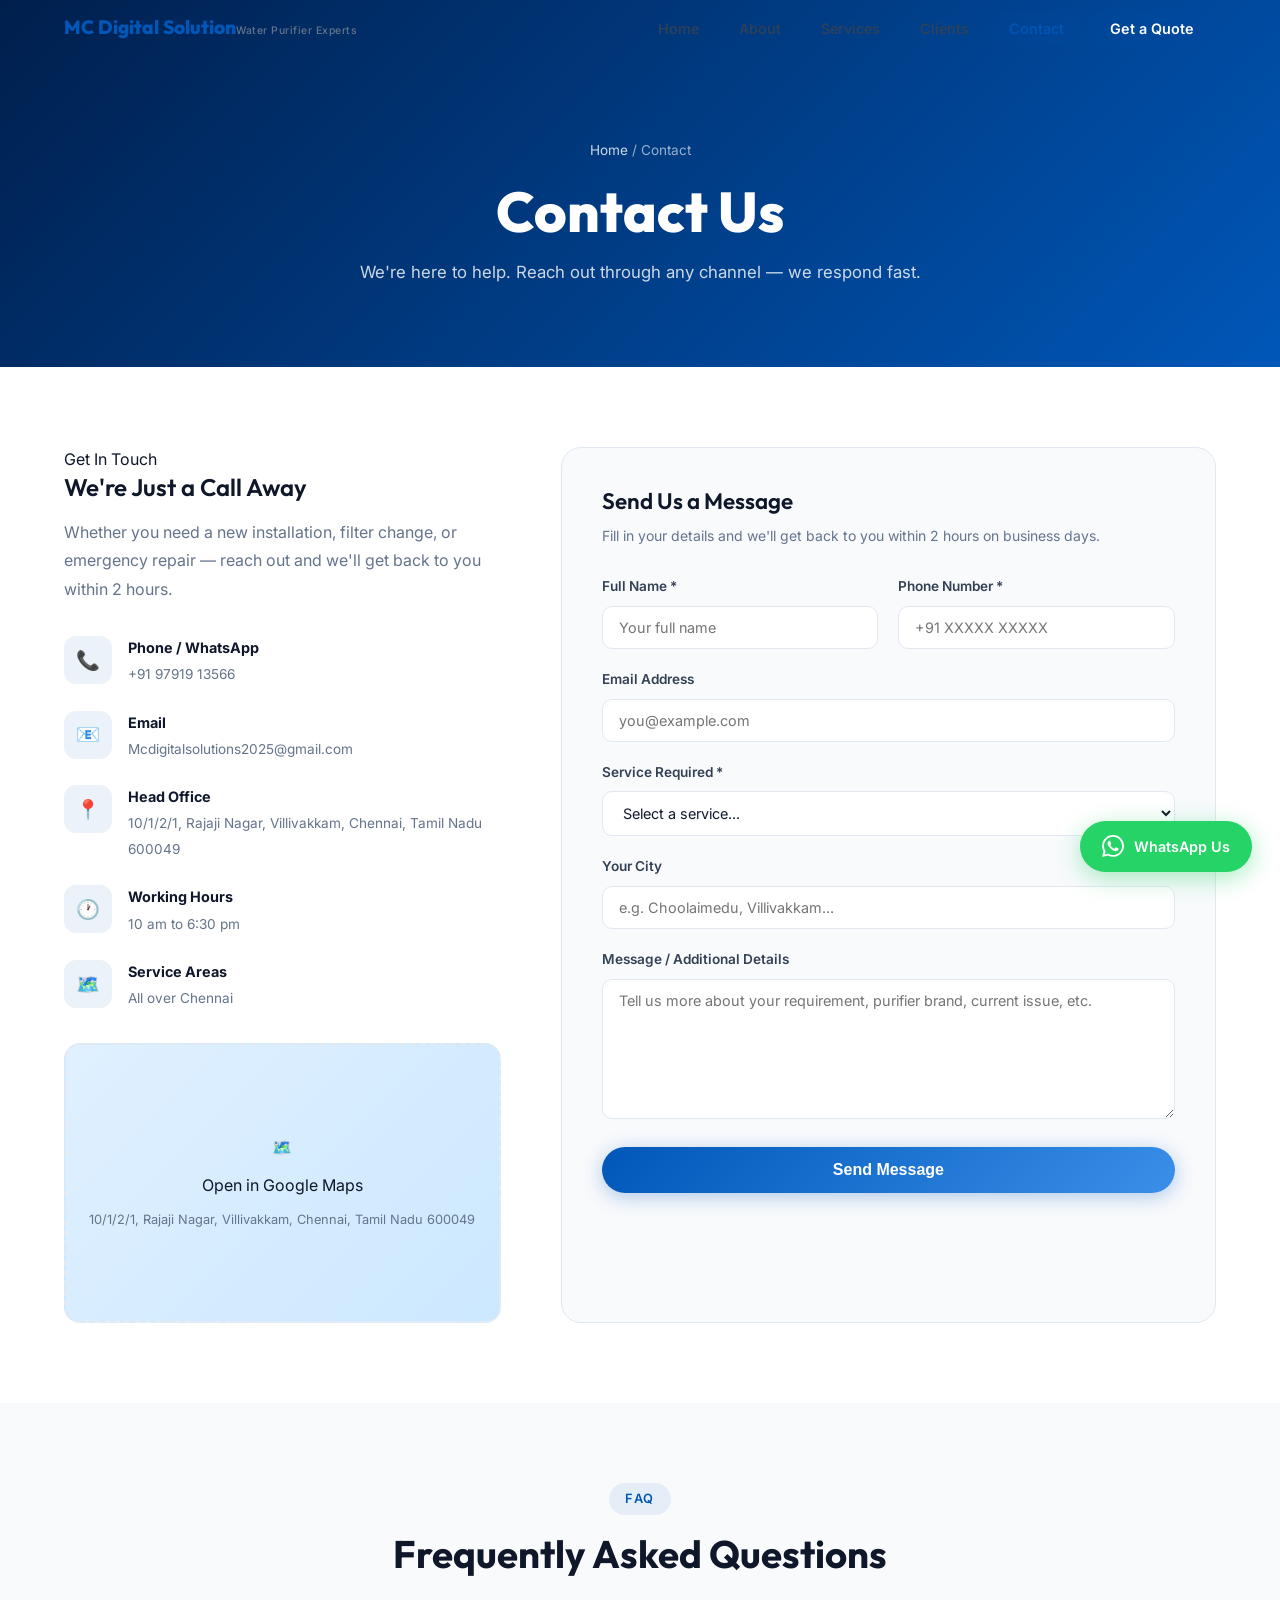
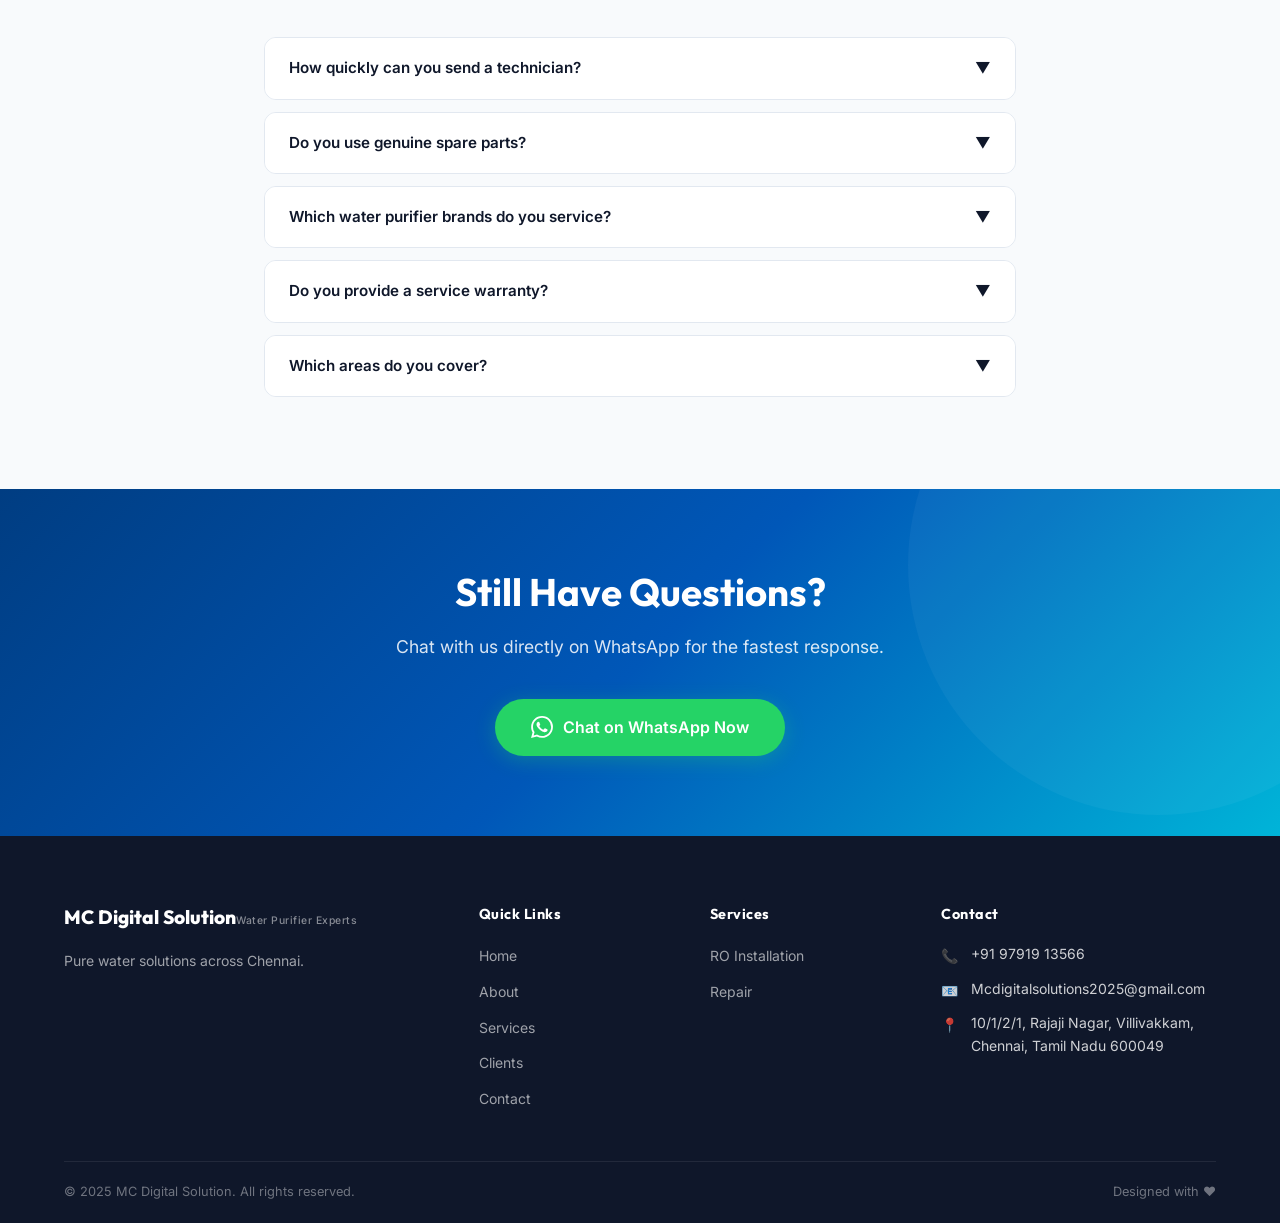
<file: contact.html>
<!DOCTYPE html>
<html lang="en">

<head>
  <meta charset="UTF-8" />
  <meta name="viewport" content="width=device-width, initial-scale=1.0" />
  <title>Contact MC Digital Solution | Best RO Service in Chennai</title>
  <meta name="description" content="Contact MC Digital Solution for expert water purifier service in Chennai. Call +91 97919 13566 for same-day RO repair, filter replacement, and installation." />
  <meta name="keywords" content="RO service Chennai contact, water purifier service number Chennai, RO repair Chennai phone, MC Digital Solution contact" />
  <link rel="canonical" href="https://mcdigitalsolutions.com/contact.html" />
  
  <!-- Open Graph / Facebook -->
  <meta property="og:type" content="website" />
  <meta property="og:url" content="https://mcdigitalsolutions.com/contact.html" />
  <meta property="og:title" content="Contact MC Digital Solution | Best RO Service in Chennai" />
  <meta property="og:description" content="Reach out for the fastest RO service in Chennai. Same-day repair and installation." />
  <meta property="og:image" content="https://mcdigitalsolutions.com/images/hero-banner.png" />

  <link rel="stylesheet" href="css/style.css" />
  <style>
    .map-placeholder {
      background: linear-gradient(135deg, #e0f0ff, #cce8ff);
      border-radius: 16px;
      height: 280px;
      display: flex;
      align-items: center;
      justify-content: center;
      font-size: 3rem;
      margin-top: 32px;
      border: 2px dashed var(--gray-200);
      flex-direction: column;
      gap: 12px;
      color: var(--gray-500);
      font-size: 1rem;
    }

    .faq-item {
      border: 1px solid var(--gray-200);
      border-radius: 12px;
      margin-bottom: 12px;
      overflow: hidden;
    }

    .faq-q {
      padding: 18px 24px;
      font-weight: 600;
      font-size: 0.95rem;
      cursor: pointer;
      display: flex;
      justify-content: space-between;
      align-items: center;
      color: var(--gray-900);
      background: white;
      transition: var(--transition);
    }

    .faq-q:hover {
      background: var(--gray-50);
    }

    .faq-a {
      padding: 0 24px;
      max-height: 0;
      overflow: hidden;
      transition: max-height 0.35s ease, padding 0.35s ease;
      font-size: 0.875rem;
      color: var(--gray-500);
      background: white;
    }

    .faq-a.open {
      max-height: 200px;
      padding: 0 24px 18px;
    }

    .faq-arrow {
      transition: var(--transition);
    }

    .faq-arrow.rotated {
      transform: rotate(180deg);
    }
  </style>
</head>

<body>
  <nav class="navbar" id="navbar">
    <div class="container">
      <a href="index.html" class="logo">

        <div class="logo-text"><span class="brand">MC Digital Solution</span><span class="tagline">Water Purifier
            Experts</span></div>
      </a>
      <ul class="nav-links" id="navLinks">
        <li><a href="index.html">Home</a></li>
        <li><a href="about.html">About</a></li>
        <li><a href="services.html">Services</a></li>
        <li><a href="clients.html">Clients</a></li>
        <li><a href="contact.html" class="active">Contact</a></li>
        <li><a href="contact.html" class="nav-cta">Get a Quote</a></li>
      </ul>
      <div class="nav-toggle" onclick="toggleNav()"><span></span><span></span><span></span></div>
    </div>
  </nav>

  <section class="page-hero">
    <div class="container">
      <div class="breadcrumb"><a href="index.html">Home</a> / Contact</div>
      <h1>Contact Us</h1>
      <p>We're here to help. Reach out through any channel — we respond fast.</p>
    </div>
  </section>

  <section class="section contact-section">
    <div class="container">
      <div class="contact-grid">
        <div class="contact-info animate">
          <div class="badge">Get In Touch</div>
          <h3>We're Just a Call Away</h3>
          <p style="margin-bottom:32px;">Whether you need a new installation, filter change, or emergency repair — reach
            out and we'll get back to you within 2 hours.</p>
          <div class="contact-detail">
            <div class="detail-icon">📞</div>
            <div class="detail-text"><strong>Phone / WhatsApp</strong><span>+91 97919 13566</span></div>
          </div>
          <div class="contact-detail">
            <div class="detail-icon">📧</div>
            <div class="detail-text"><strong>Email</strong><span>Mcdigitalsolutions2025@gmail.com</span></div>
          </div>
          <div class="contact-detail">
            <div class="detail-icon">📍</div>
            <div class="detail-text"><strong>Head Office</strong><span>10/1/2/1, Rajaji Nagar, Villivakkam, Chennai,
                Tamil Nadu 600049</span></div>
          </div>
          <div class="contact-detail">
            <div class="detail-icon">🕐</div>
            <div class="detail-text"><strong>Working Hours</strong><span>10 am to 6:30 pm</span></div>
          </div>
          <div class="contact-detail">
            <div class="detail-icon">🗺️</div>
            <div class="detail-text"><strong>Service Areas</strong><span>All over Chennai</span></div>
          </div>
          <a href="https://maps.google.com/?q=10/1/2/1,+Rajaji+Nagar,+Villivakkam,+Chennai,+Tamil+Nadu+600049"
            target="_blank" class="map-placeholder" style="text-decoration:none; color:inherit;">
            <span>🗺️</span>
            <span>Open in Google Maps</span>
            <span style="font-size:0.8rem;color:var(--gray-500);text-align:center;">10/1/2/1, Rajaji Nagar, Villivakkam,
              Chennai, Tamil Nadu 600049</span>
          </a>
        </div>
        <div class="contact-form animate">
          <h3 style="font-size:1.4rem;margin-bottom:8px;color:var(--gray-900);">Send Us a Message</h3>
          <p style="font-size:0.875rem;margin-bottom:28px;">Fill in your details and we'll get back to you within 2
            hours on business days.</p>
          <form id="contactForm" action="https://formspree.io/f/xykoeqgg" method="POST" onsubmit="handleSubmit(event)">
            <div class="form-row">
              <div class="form-group"><label for="name">Full Name *</label><input type="text" id="name" name="name"
                  placeholder="Your full name" required /></div>
              <div class="form-group"><label for="phone">Phone Number *</label><input type="tel" id="phone" name="phone"
                  placeholder="+91 XXXXX XXXXX" required /></div>
            </div>
            <div class="form-group"><label for="email">Email Address</label><input type="email" id="email" name="email"
                placeholder="you@example.com" /></div>
            <div class="form-group"><label for="service">Service Required *</label>
              <select id="service" name="service" required>
                <option value="">Select a service...</option>
                <option>RO Water Purifier Installation</option>
                <option>Filter / Membrane Replacement</option>
                <option>Repair &amp; Servicing</option>
                <option>Free Consultation</option>
                <option>Other</option>
              </select>
            </div>
            <div class="form-group"><label for="city">Your City</label><input type="text" id="city" name="city"
                placeholder="e.g. Choolaimedu, Villivakkam..." /></div>
            <div class="form-group"><label for="message">Message / Additional Details</label><textarea id="message"
                name="message" placeholder="Tell us more about your requirement, purifier brand, current issue, etc."
                style="min-height:140px;"></textarea></div>
            <button type="submit" id="submitBtn" class="btn btn-primary"
              style="width:100%;justify-content:center;font-size:1rem;">Send Message </button>
            <div class="form-success" id="formSuccess">✅ Message sent! We'll contact you within 2 hours.</div>
          </form>
        </div>
      </div>
    </div>
  </section>

  <section class="section" style="background:var(--gray-50);">
    <div class="container" style="max-width:800px;">
      <div class="section-header animate">
        <div class="badge">FAQ</div>
        <h2>Frequently Asked Questions</h2>
      </div>
      <div class="animate">
        <div class="faq-item">
          <div class="faq-q" onclick="toggleFaq(this)">How quickly can you send a technician? <span
              class="faq-arrow">▼</span></div>
          <div class="faq-a">For bookings before 12 noon, we offer same-day service. For emergency repairs, we aim to
            dispatch within 2–4 hours depending on your location.</div>
        </div>
        <div class="faq-item">
          <div class="faq-q" onclick="toggleFaq(this)">Do you use genuine spare parts? <span class="faq-arrow">▼</span>
          </div>
          <div class="faq-a">Yes, always. We use only OEM (Original Equipment Manufacturer) parts sourced directly from
            authorised distributors. All parts come with a minimum 90-day warranty.</div>
        </div>
        <div class="faq-item">
          <div class="faq-q" onclick="toggleFaq(this)">Which water purifier brands do you service? <span
              class="faq-arrow">▼</span></div>
          <div class="faq-a">We service all major brands — Kent, Aquaguard, Pureit, Blue Star, LG PuriCare, A.O. Smith,
            Livpure, Havells, V-Guard, Tata Swach, and more.</div>
        </div>

        <div class="faq-item">
          <div class="faq-q" onclick="toggleFaq(this)">Do you provide a service warranty? <span
              class="faq-arrow">▼</span></div>
          <div class="faq-a">Yes. All repair and service work comes with a 30-day service warranty. Replaced parts carry
            a 90-day parts warranty.</div>
        </div>
        <div class="faq-item">
          <div class="faq-q" onclick="toggleFaq(this)">Which areas do you cover? <span class="faq-arrow">▼</span></div>
          <div class="faq-a">We currently serve all over Chennai and its surrounding areas. Contact us to confirm
            availability in your area.</div>
        </div>
      </div>
    </div>
  </section>

  <section class="cta-banner">
    <div class="container">
      <div class="cta-content">
        <h2>Still Have Questions?</h2>
        <p>Chat with us directly on WhatsApp for the fastest response.</p>
        <div class="cta-buttons">
          <a href="https://wa.me/919791913566?text=Hi%20MC%20Digital%20Solution%2C%20I%20have%20a%20question"
            target="_blank" class="whatsapp-btn" style="font-size:1rem;padding:16px 36px;"><svg viewBox="0 0 24 24"
              width="22" height="22" fill="white">
              <path
                d="M17.472 14.382c-.297-.149-1.758-.867-2.03-.967-.273-.099-.471-.148-.67.15-.197.297-.767.966-.94 1.164-.173.199-.347.223-.644.075-.297-.15-1.255-.463-2.39-1.475-.883-.788-1.48-1.761-1.653-2.059-.173-.297-.018-.458.13-.606.134-.133.298-.347.446-.52.149-.174.198-.298.298-.497.099-.198.05-.371-.025-.52-.075-.149-.669-1.612-.916-2.207-.242-.579-.487-.5-.669-.51-.173-.008-.371-.01-.57-.01-.198 0-.52.074-.792.372-.272.297-1.04 1.016-1.04 2.479 0 1.462 1.065 2.875 1.213 3.074.149.198 2.096 3.2 5.077 4.487.709.306 1.262.489 1.694.625.712.227 1.36.195 1.871.118.571-.085 1.758-.719 2.006-1.413.248-.694.248-1.289.173-1.413-.074-.124-.272-.198-.57-.347m-5.421 7.403h-.004a9.87 9.87 0 01-5.031-1.378l-.361-.214-3.741.982.998-3.648-.235-.374a9.86 9.86 0 01-1.51-5.26c.001-5.45 4.436-9.884 9.888-9.884 2.64 0 5.122 1.03 6.988 2.898a9.825 9.825 0 012.893 6.994c-.003 5.45-4.437 9.884-9.885 9.884m8.413-18.297A11.815 11.815 0 0012.05 0C5.495 0 .16 5.335.157 11.892c0 2.096.547 4.142 1.588 5.945L.057 24l6.305-1.654a11.882 11.882 0 005.683 1.448h.005c6.554 0 11.89-5.335 11.893-11.893a11.821 11.821 0 00-3.48-8.413z" />
            </svg> Chat on WhatsApp Now</a>
        </div>
      </div>
    </div>
  </section>

  <footer>
    <div class="footer-main">
      <div class="container">
        <div class="footer-grid">
          <div class="footer-brand"><a href="index.html" class="logo">

              <div class="logo-text"><span class="brand">MC Digital Solution</span><span class="tagline">Water Purifier
                  Experts</span></div>
            </a>
            <p>Pure water solutions across Chennai.</p>
          </div>
          <div class="footer-col">
            <h4>Quick Links</h4>
            <ul>
              <li><a href="index.html">Home</a></li>
              <li><a href="about.html">About</a></li>
              <li><a href="services.html">Services</a></li>
              <li><a href="clients.html">Clients</a></li>
              <li><a href="contact.html">Contact</a></li>
            </ul>
          </div>
          <div class="footer-col">
            <h4>Services</h4>
            <ul>
              <li><a href="services.html">RO Installation</a></li>
              <li><a href="services.html">Repair</a></li>
            </ul>
          </div>
          <div class="footer-col">
            <h4>Contact</h4>
            <ul class="footer-contact">
              <li><span>📞</span><span>+91 97919 13566</span></li>
              <li><span>📧</span><span>Mcdigitalsolutions2025@gmail.com</span></li>
              <li><span>📍</span><span>10/1/2/1, Rajaji Nagar, Villivakkam, Chennai, Tamil Nadu 600049</span></li>
            </ul>
          </div>
        </div>
      </div>
    </div>
    <div class="container">
      <div class="footer-bottom"><span>© 2025 MC Digital Solution. All rights reserved.</span><span>Designed with
          ❤️</span></div>
    </div>
  </footer>
  <div class="whatsapp-float"><a href="https://wa.me/919791913566" target="_blank"><svg viewBox="0 0 24 24">
        <path
          d="M17.472 14.382c-.297-.149-1.758-.867-2.03-.967-.273-.099-.471-.148-.67.15-.197.297-.767.966-.94 1.164-.173.199-.347.223-.644.075-.297-.15-1.255-.463-2.39-1.475-.883-.788-1.48-1.761-1.653-2.059-.173-.297-.018-.458.13-.606.134-.133.298-.347.446-.52.149-.174.198-.298.298-.497.099-.198.05-.371-.025-.52-.075-.149-.669-1.612-.916-2.207-.242-.579-.487-.5-.669-.51-.173-.008-.371-.01-.57-.01-.198 0-.52.074-.792.372-.272.297-1.04 1.016-1.04 2.479 0 1.462 1.065 2.875 1.213 3.074.149.198 2.096 3.2 5.077 4.487.709.306 1.262.489 1.694.625.712.227 1.36.195 1.871.118.571-.085 1.758-.719 2.006-1.413.248-.694.248-1.289.173-1.413-.074-.124-.272-.198-.57-.347m-5.421 7.403h-.004a9.87 9.87 0 01-5.031-1.378l-.361-.214-3.741.982.998-3.648-.235-.374a9.86 9.86 0 01-1.51-5.26c.001-5.45 4.436-9.884 9.888-9.884 2.64 0 5.122 1.03 6.988 2.898a9.825 9.825 0 012.893 6.994c-.003 5.45-4.437 9.884-9.885 9.884m8.413-18.297A11.815 11.815 0 0012.05 0C5.495 0 .16 5.335.157 11.892c0 2.096.547 4.142 1.588 5.945L.057 24l6.305-1.654a11.882 11.882 0 005.683 1.448h.005c6.554 0 11.89-5.335 11.893-11.893a11.821 11.821 0 00-3.48-8.413z"
          fill="white" />
      </svg> WhatsApp Us</a></div>
  <script src="js/main.js"></script>
</body>

</html>
</file>
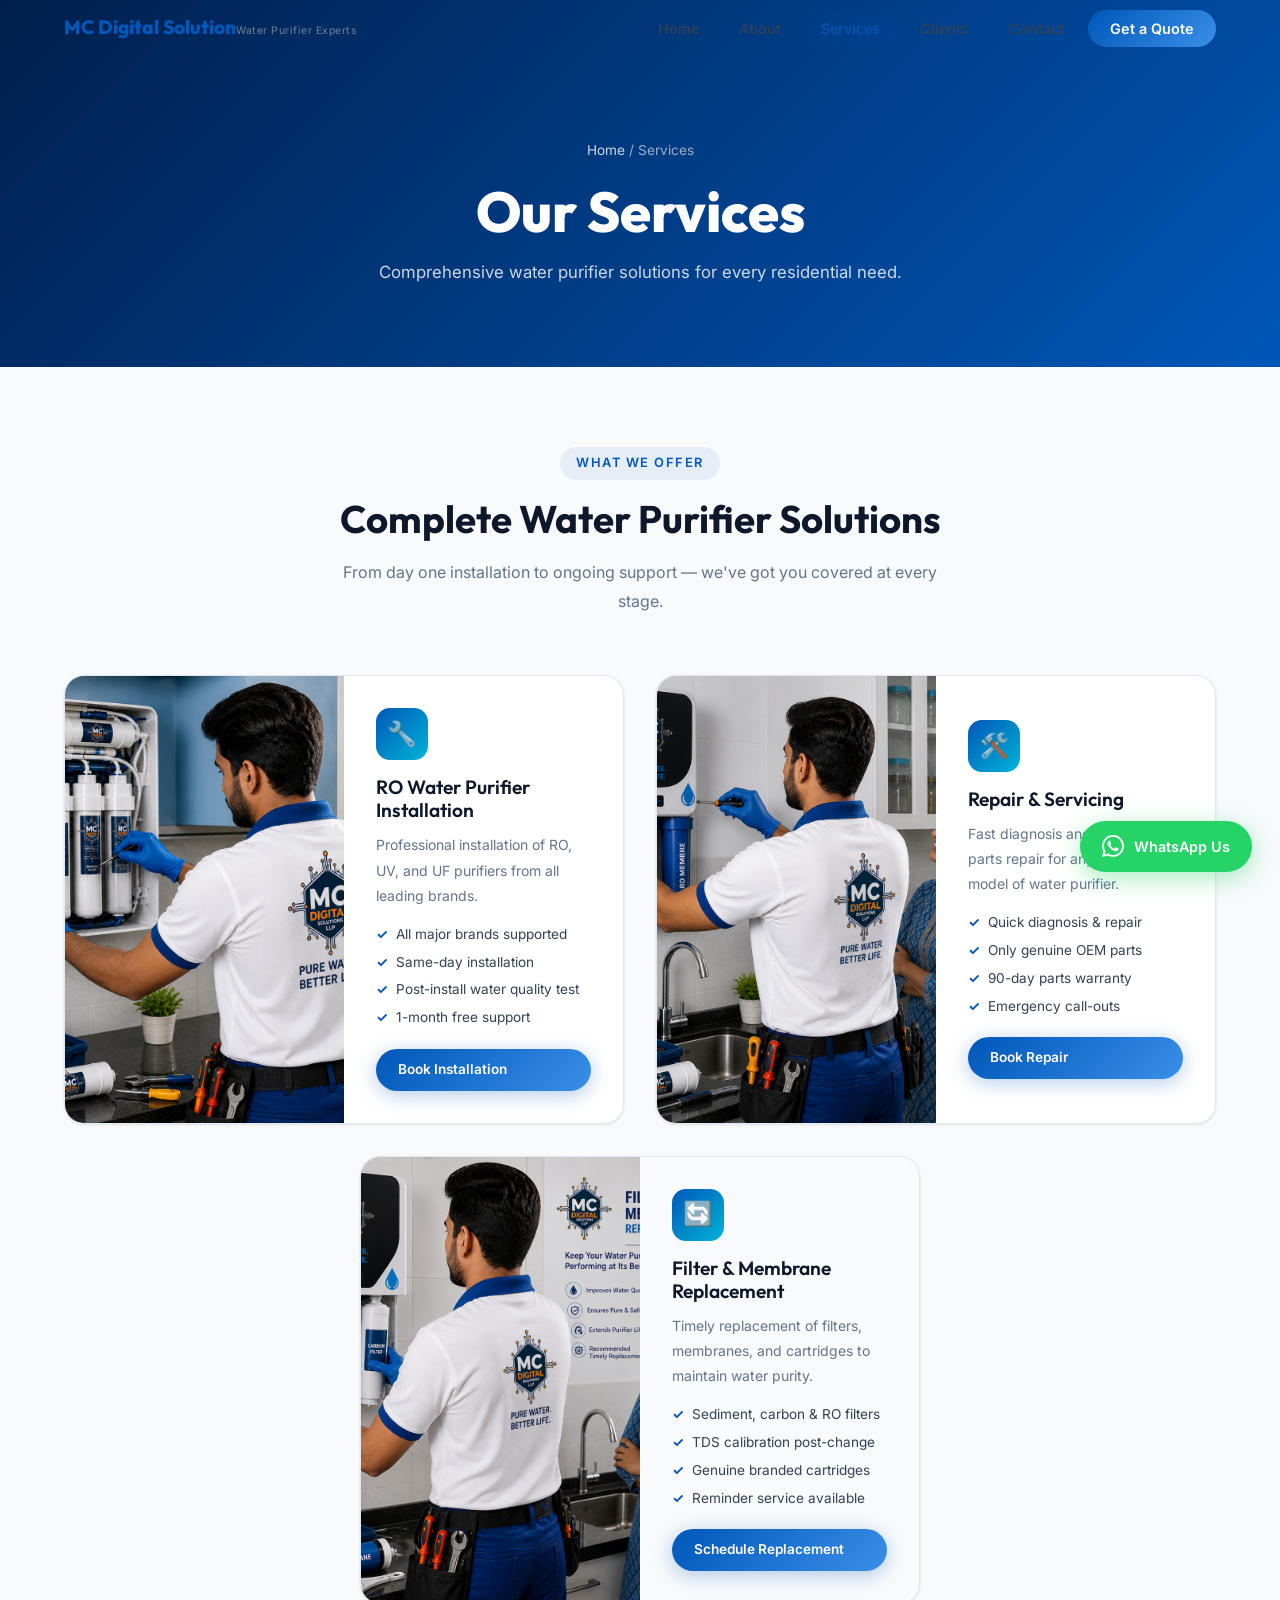
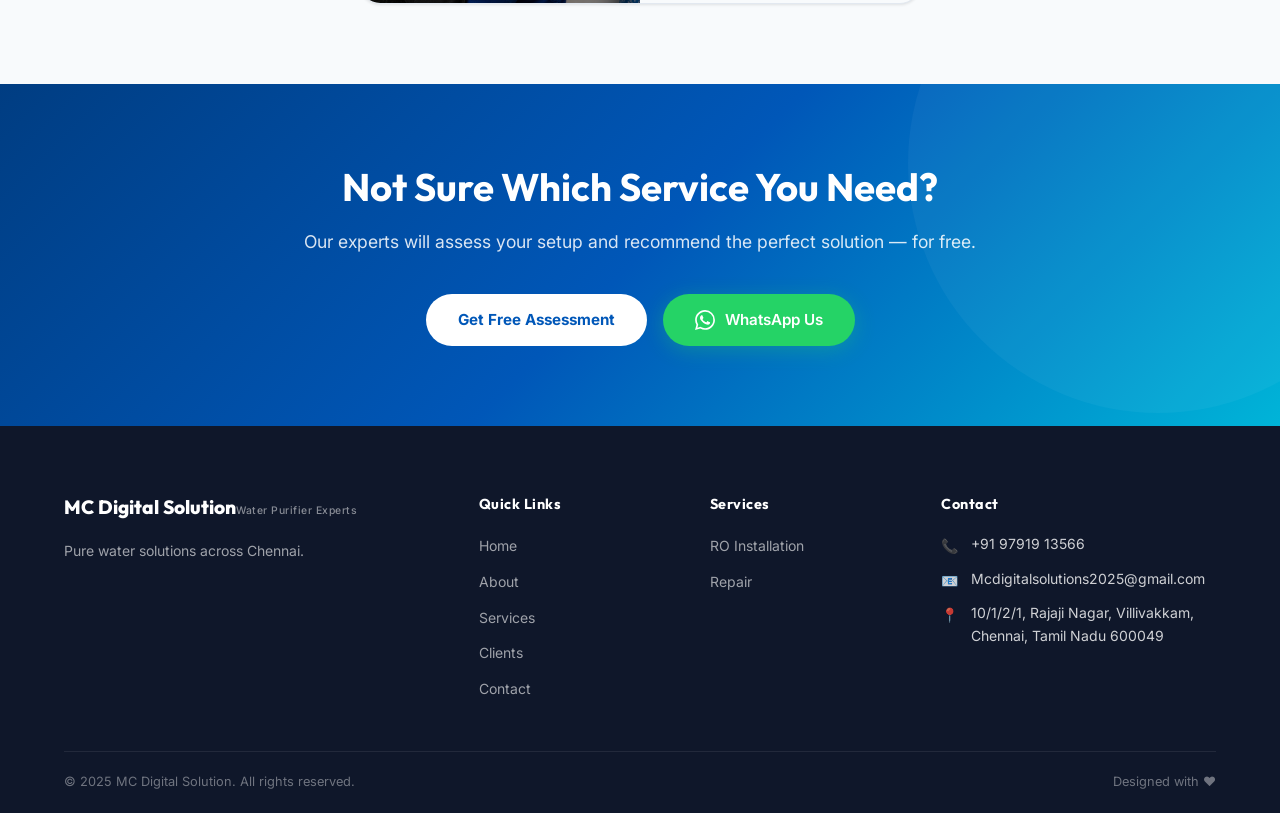
<file: services.html>
<!DOCTYPE html>
<html lang="en">
<head>
  <meta charset="UTF-8" />
  <meta name="viewport" content="width=device-width, initial-scale=1.0" />
  <title>RO Service in Chennai | Water Purifier Repair & Installation</title>
  <meta name="description" content="Looking for RO service in Chennai? We offer expert repair, installation, and AMC for all water purifier brands. Same-day service available. Call +91 97919 13566." />
  <meta name="keywords" content="RO service Chennai, water purifier repair Chennai, RO installation Chennai, RO filter change Chennai, Kent RO service, Aquaguard repair" />
  <link rel="canonical" href="https://mcdigitalsolutions.com/services.html" />
  
  <!-- Open Graph / Facebook -->
  <meta property="og:type" content="website" />
  <meta property="og:url" content="https://mcdigitalsolutions.com/services.html" />
  <meta property="og:title" content="RO Service in Chennai | Water Purifier Repair & Installation" />
  <meta property="og:description" content="Professional water purifier services in Chennai for all brands. Quality service guaranteed." />
  <meta property="og:image" content="https://mcdigitalsolutions.com/images/repair.png" />

  <link rel="stylesheet" href="css/style.css" />
  <style>
    .services-full-grid { display: flex; flex-wrap: wrap; justify-content: center; gap: 32px; }
    .service-full-card { width: calc(50% - 16px); background: white; border-radius: 20px; overflow: hidden; border: 1px solid var(--gray-200); box-shadow: var(--shadow-sm); transition: var(--transition); display: grid; grid-template-columns: 1fr 1fr; }
    .service-full-card:hover { box-shadow: var(--shadow-lg); transform: translateY(-4px); }
    .service-full-card img { width: 100%; height: 100%; object-fit: cover; min-height: 220px; }
    .service-full-body { padding: 32px; display: flex; flex-direction: column; justify-content: center; }
    .service-full-body .service-icon { width: 52px; height: 52px; background: linear-gradient(135deg,var(--primary),var(--accent)); border-radius: 14px; display: flex; align-items: center; justify-content: center; font-size: 1.5rem; margin-bottom: 16px; }
    .service-full-body h3 { font-size: 1.2rem; margin-bottom: 10px; color: var(--gray-900); }
    .service-full-body p { font-size: 0.875rem; margin-bottom: 16px; }
    .service-full-body ul { display: flex; flex-direction: column; gap: 6px; margin-bottom: 20px; }
    .service-full-body ul li { font-size: 0.85rem; color: var(--gray-700); display: flex; align-items: center; gap: 8px; }
    .service-full-body ul li::before { content: '✓'; color: var(--primary); font-weight: 700; }
    .amc-cards { display: grid; grid-template-columns: repeat(3,1fr); gap: 24px; margin-top: 40px; }
    .amc-card { background: white; border-radius: 16px; padding: 32px 24px; text-align: center; border: 2px solid var(--gray-200); transition: var(--transition); }
    .amc-card.featured { border-color: var(--primary); box-shadow: var(--shadow-md); }
    .amc-card .plan-name { font-size: 0.8rem; font-weight: 700; text-transform: uppercase; letter-spacing: 1px; color: var(--primary); margin-bottom: 8px; }
    .amc-card .plan-price { font-family: 'Outfit',sans-serif; font-size: 2.5rem; font-weight: 800; color: var(--gray-900); }
    .amc-card .plan-price span { font-size: 1rem; font-weight: 400; color: var(--gray-500); }
    .amc-card ul { text-align: left; margin: 20px 0; display: flex; flex-direction: column; gap: 8px; }
    .amc-card ul li { font-size: 0.85rem; color: var(--gray-700); display: flex; align-items: center; gap: 8px; }
    .amc-card ul li::before { content: '✓'; color: var(--success); font-weight: 700; }
    @media(max-width:900px) { .services-full-grid { flex-direction: column; } .service-full-card { width: 100%; grid-template-columns: 1fr; } .amc-cards { grid-template-columns: 1fr; } }
  </style>
</head>
<body>
<nav class="navbar" id="navbar">
  <div class="container">
    <a href="index.html" class="logo">

      <div class="logo-text"><span class="brand">MC Digital Solution</span><span class="tagline">Water Purifier Experts</span></div>
    </a>
    <ul class="nav-links" id="navLinks">
      <li><a href="index.html">Home</a></li>
      <li><a href="about.html">About</a></li>
      <li><a href="services.html" class="active">Services</a></li>
      <li><a href="clients.html">Clients</a></li>
      <li><a href="contact.html">Contact</a></li>
      <li><a href="contact.html" class="nav-cta">Get a Quote</a></li>
    </ul>
    <div class="nav-toggle" onclick="toggleNav()"><span></span><span></span><span></span></div>
  </div>
</nav>

<section class="page-hero">
  <div class="container">
    <div class="breadcrumb"><a href="index.html">Home</a> / Services</div>
    <h1>Our Services</h1>
    <p>Comprehensive water purifier solutions for every residential need.</p>
  </div>
</section>

<section class="section" style="background:var(--gray-50);">
  <div class="container">
    <div class="section-header animate">
      <div class="badge">What We Offer</div>
      <h2>Complete Water Purifier Solutions</h2>
      <p>From day one installation to ongoing support — we've got you covered at every stage.</p>
    </div>
    <div class="services-full-grid">
      <div class="service-full-card animate">
        <img src="images/installation.png" alt="RO Installation" />
        <div class="service-full-body">
          <div class="service-icon">🔧</div>
          <h3>RO Water Purifier Installation</h3>
          <p>Professional installation of RO, UV, and UF purifiers from all leading brands.</p>
          <ul>
            <li>All major brands supported</li>
            <li>Same-day installation</li>
            <li>Post-install water quality test</li>
            <li>1-month free support</li>
          </ul>
          <a href="contact.html" class="btn btn-primary" style="font-size:0.85rem;padding:10px 22px;">Book Installation</a>
        </div>
      </div>
      <div class="service-full-card animate">
        <img src="images/repair.png" alt="Repair & Maintenance" />
        <div class="service-full-body">
          <div class="service-icon">🛠️</div>
          <h3>Repair & Servicing</h3>
          <p>Fast diagnosis and genuine-parts repair for any make or model of water purifier.</p>
          <ul>
            <li>Quick diagnosis & repair</li>
            <li>Only genuine OEM parts</li>
            <li>90-day parts warranty</li>
            <li>Emergency call-outs</li>
          </ul>
          <a href="contact.html" class="btn btn-primary" style="font-size:0.85rem;padding:10px 22px;">Book Repair</a>
        </div>
      </div>
      <div class="service-full-card animate" style="background:var(--gray-50);">
         <img src="images/filter.png" alt="Filter & Membrane Replacement" />
        <div class="service-full-body">
          <div class="service-icon">🔄</div>
          <h3>Filter &amp; Membrane Replacement</h3>
          <p>Timely replacement of filters, membranes, and cartridges to maintain water purity.</p>
          <ul>
            <li>Sediment, carbon &amp; RO filters</li>
            <li>TDS calibration post-change</li>
            <li>Genuine branded cartridges</li>
            <li>Reminder service available</li>
          </ul>
          <a href="contact.html" class="btn btn-primary" style="font-size:0.85rem;padding:10px 22px;">Schedule Replacement</a>
        </div>
      </div>
    </div>
  </div>
</section>



<section class="cta-banner">
  <div class="container">
    <div class="cta-content">
      <h2>Not Sure Which Service You Need?</h2>
      <p>Our experts will assess your setup and recommend the perfect solution — for free.</p>
      <div class="cta-buttons">
        <a href="contact.html" class="btn btn-white">Get Free Assessment</a>
        <a href="https://wa.me/919791913566" target="_blank" class="whatsapp-btn"><svg viewBox="0 0 24 24" width="20" height="20" fill="white"><path d="M17.472 14.382c-.297-.149-1.758-.867-2.03-.967-.273-.099-.471-.148-.67.15-.197.297-.767.966-.94 1.164-.173.199-.347.223-.644.075-.297-.15-1.255-.463-2.39-1.475-.883-.788-1.48-1.761-1.653-2.059-.173-.297-.018-.458.13-.606.134-.133.298-.347.446-.52.149-.174.198-.298.298-.497.099-.198.05-.371-.025-.52-.075-.149-.669-1.612-.916-2.207-.242-.579-.487-.5-.669-.51-.173-.008-.371-.01-.57-.01-.198 0-.52.074-.792.372-.272.297-1.04 1.016-1.04 2.479 0 1.462 1.065 2.875 1.213 3.074.149.198 2.096 3.2 5.077 4.487.709.306 1.262.489 1.694.625.712.227 1.36.195 1.871.118.571-.085 1.758-.719 2.006-1.413.248-.694.248-1.289.173-1.413-.074-.124-.272-.198-.57-.347m-5.421 7.403h-.004a9.87 9.87 0 01-5.031-1.378l-.361-.214-3.741.982.998-3.648-.235-.374a9.86 9.86 0 01-1.51-5.26c.001-5.45 4.436-9.884 9.888-9.884 2.64 0 5.122 1.03 6.988 2.898a9.825 9.825 0 012.893 6.994c-.003 5.45-4.437 9.884-9.885 9.884m8.413-18.297A11.815 11.815 0 0012.05 0C5.495 0 .16 5.335.157 11.892c0 2.096.547 4.142 1.588 5.945L.057 24l6.305-1.654a11.882 11.882 0 005.683 1.448h.005c6.554 0 11.89-5.335 11.893-11.893a11.821 11.821 0 00-3.48-8.413z"/></svg> WhatsApp Us</a>
      </div>
    </div>
  </div>
</section>

<footer>
  <div class="footer-main"><div class="container"><div class="footer-grid">
    <div class="footer-brand"><a href="index.html" class="logo"><div class="logo-text"><span class="brand">MC Digital Solution</span><span class="tagline">Water Purifier Experts</span></div></a><p>Pure water solutions across Chennai.</p></div>
    <div class="footer-col"><h4>Quick Links</h4><ul><li><a href="index.html">Home</a></li><li><a href="about.html">About</a></li><li><a href="services.html">Services</a></li><li><a href="clients.html">Clients</a></li><li><a href="contact.html">Contact</a></li></ul></div>
    <div class="footer-col"><h4>Services</h4><ul><li><a href="services.html">RO Installation</a></li><li><a href="services.html">Repair</a></li></ul></div>
    <div class="footer-col"><h4>Contact</h4><ul class="footer-contact"><li><span>📞</span><span>+91 97919 13566</span></li><li><span>📧</span><span>Mcdigitalsolutions2025@gmail.com</span></li><li><span>📍</span><span>10/1/2/1, Rajaji Nagar, Villivakkam, Chennai, Tamil Nadu 600049</span></li></ul></div>
  </div></div></div>
  <div class="container"><div class="footer-bottom"><span>© 2025 MC Digital Solution. All rights reserved.</span><span>Designed with ❤️</span></div></div>
</footer>
<div class="whatsapp-float"><a href="https://wa.me/919791913566" target="_blank"><svg viewBox="0 0 24 24"><path d="M17.472 14.382c-.297-.149-1.758-.867-2.03-.967-.273-.099-.471-.148-.67.15-.197.297-.767.966-.94 1.164-.173.199-.347.223-.644.075-.297-.15-1.255-.463-2.39-1.475-.883-.788-1.48-1.761-1.653-2.059-.173-.297-.018-.458.13-.606.134-.133.298-.347.446-.52.149-.174.198-.298.298-.497.099-.198.05-.371-.025-.52-.075-.149-.669-1.612-.916-2.207-.242-.579-.487-.5-.669-.51-.173-.008-.371-.01-.57-.01-.198 0-.52.074-.792.372-.272.297-1.04 1.016-1.04 2.479 0 1.462 1.065 2.875 1.213 3.074.149.198 2.096 3.2 5.077 4.487.709.306 1.262.489 1.694.625.712.227 1.36.195 1.871.118.571-.085 1.758-.719 2.006-1.413.248-.694.248-1.289.173-1.413-.074-.124-.272-.198-.57-.347m-5.421 7.403h-.004a9.87 9.87 0 01-5.031-1.378l-.361-.214-3.741.982.998-3.648-.235-.374a9.86 9.86 0 01-1.51-5.26c.001-5.45 4.436-9.884 9.888-9.884 2.64 0 5.122 1.03 6.988 2.898a9.825 9.825 0 012.893 6.994c-.003 5.45-4.437 9.884-9.885 9.884m8.413-18.297A11.815 11.815 0 0012.05 0C5.495 0 .16 5.335.157 11.892c0 2.096.547 4.142 1.588 5.945L.057 24l6.305-1.654a11.882 11.882 0 005.683 1.448h.005c6.554 0 11.89-5.335 11.893-11.893a11.821 11.821 0 00-3.48-8.413z" fill="white"/></svg> WhatsApp Us</a></div>
<script src="js/main.js"></script>
</body>
</html>
</file>
<file: css/style.css>
/* =============================================
   MC Digital Solutions - Main Stylesheet
   ============================================= */

@import url('https://fonts.googleapis.com/css2?family=Inter:wght@300;400;500;600;700;800&family=Outfit:wght@400;600;700;800&display=swap');

/* ---- CSS Variables ---- */
:root {
  --primary: #0057b8;
  --primary-dark: #003d82;
  --primary-light: #3a8fe8;
  --accent: #00b4d8;
  --accent-light: #90e0ef;
  --white: #ffffff;
  --gray-50: #f8fafc;
  --gray-100: #f1f5f9;
  --gray-200: #e2e8f0;
  --gray-500: #64748b;
  --gray-700: #334155;
  --gray-900: #0f172a;
  --success: #10b981;
  --shadow-sm: 0 1px 3px rgba(0, 0, 0, 0.1);
  --shadow-md: 0 4px 20px rgba(0, 87, 184, 0.12);
  --shadow-lg: 0 10px 40px rgba(0, 87, 184, 0.18);
  --radius: 12px;
  --radius-lg: 20px;
  --transition: all 0.3s cubic-bezier(0.4, 0, 0.2, 1);
}

/* ---- Reset ---- */
*,
*::before,
*::after {
  box-sizing: border-box;
  margin: 0;
  padding: 0;
}

html {
  scroll-behavior: smooth;
  font-size: 16px;
  overflow-x: hidden;
}

body {
  font-family: 'Inter', sans-serif;
  color: var(--gray-900);
  background: var(--white);
  line-height: 1.6;
  overflow-x: hidden;
  width: 100%;
  overflow-wrap: break-word;
  word-wrap: break-word;
}

img {
  max-width: 100%;
  display: block;
}

a {
  text-decoration: none;
  color: inherit;
}

ul {
  list-style: none;
}

/* ---- Typography ---- */
h1,
h2,
h3,
h4 {
  font-family: 'Outfit', sans-serif;
  line-height: 1.2;
}

h1 {
  font-size: clamp(2rem, 5vw, 3.5rem);
  font-weight: 800;
}

h2 {
  font-size: clamp(1.6rem, 3vw, 2.5rem);
  font-weight: 700;
}

h3 {
  font-size: 1.25rem;
  font-weight: 600;
}

p {
  color: var(--gray-500);
  line-height: 1.8;
}

/* ---- Utility ---- */
.container {
  max-width: 1200px;
  margin: 0 auto;
  padding: 0 24px;
}

.section {
  padding: 80px 0;
}

.section-header {
  text-align: center;
  margin-bottom: 60px;
}

.section-header .badge {
  display: inline-block;
  background: rgba(0, 87, 184, 0.08);
  color: var(--primary);
  font-size: 0.8rem;
  font-weight: 600;
  letter-spacing: 1.5px;
  text-transform: uppercase;
  padding: 6px 16px;
  border-radius: 50px;
  margin-bottom: 16px;
}

.section-header h2 {
  color: var(--gray-900);
  margin-bottom: 16px;
}

.section-header p {
  max-width: 600px;
  margin: 0 auto;
}

/* ---- Buttons ---- */
.btn {
  display: inline-flex;
  align-items: center;
  gap: 8px;
  padding: 14px 32px;
  border-radius: 50px;
  font-weight: 600;
  font-size: 0.95rem;
  cursor: pointer;
  border: none;
  transition: var(--transition);
}

.btn-primary {
  background: linear-gradient(135deg, var(--primary), var(--primary-light));
  color: var(--white);
  box-shadow: 0 4px 20px rgba(0, 87, 184, 0.3);
}

.btn-primary:hover {
  transform: translateY(-2px);
  box-shadow: 0 8px 30px rgba(0, 87, 184, 0.4);
}

.btn-outline {
  background: transparent;
  color: var(--primary);
  border: 2px solid var(--primary);
}

.btn-outline:hover {
  background: var(--primary);
  color: var(--white);
  transform: translateY(-2px);
}

.btn-white {
  background: var(--white);
  color: var(--primary);
  font-weight: 700;
}

.btn-white:hover {
  background: var(--gray-100);
  transform: translateY(-2px);
}

/* ---- Navbar ---- */
.navbar {
  position: fixed;
  top: 0;
  left: 0;
  right: 0;
  z-index: 1000;
  padding: 16px 0;
  transition: var(--transition);
}

.navbar.scrolled {
  background: rgba(255, 255, 255, 0.97);
  backdrop-filter: blur(20px);
  box-shadow: var(--shadow-md);
  padding: 12px 0;
}

.navbar .container {
  display: flex;
  align-items: center;
  justify-content: space-between;
}

.logo {
  display: flex;
  align-items: center;
  gap: 10px;
}

.logo-icon {
  width: 48px;
  height: 48px;
  display: flex;
  align-items: center;
  justify-content: center;
  overflow: hidden;
  border-radius: 8px;
}

.logo-icon img {
  width: 100%;
  height: 100%;
  object-fit: cover;
}

.logo-text .brand {
  font-family: 'Outfit', sans-serif;
  font-size: 1.2rem;
  font-weight: 800;
  color: var(--primary);
  line-height: 1;
}

.logo-text .tagline {
  font-size: 0.65rem;
  color: var(--gray-500);
  font-weight: 500;
  letter-spacing: 0.5px;
}

.nav-links {
  display: flex;
  align-items: center;
  gap: 8px;
}

.nav-links a {
  padding: 8px 16px;
  border-radius: 8px;
  font-weight: 500;
  font-size: 0.9rem;
  color: var(--gray-700);
  transition: var(--transition);
}

.nav-links a:hover,
.nav-links a.active {
  color: var(--primary);
  background: rgba(0, 87, 184, 0.07);
}

.nav-cta {
  background: linear-gradient(135deg, var(--primary), var(--primary-light));
  color: var(--white) !important;
  padding: 10px 22px !important;
  border-radius: 50px !important;
  font-weight: 600 !important;
}

.nav-cta:hover {
  transform: translateY(-1px);
  box-shadow: 0 4px 15px rgba(0, 87, 184, 0.3);
  background: var(--primary-dark) !important;
}

.nav-toggle {
  display: none;
  flex-direction: column;
  gap: 5px;
  cursor: pointer;
  padding: 8px;
}

.nav-toggle span {
  display: block;
  width: 24px;
  height: 2px;
  background: var(--gray-700);
  border-radius: 2px;
  transition: var(--transition);
}

/* ---- Hero ---- */
.hero {
  min-height: 100vh;
  background: linear-gradient(135deg, #001f4d 0%, #0057b8 50%, #0096c7 100%);
  display: flex;
  align-items: center;
  padding-top: 80px;
  position: relative;
  overflow: hidden;
}

.hero::before {
  content: '';
  position: absolute;
  inset: 0;
  background: url("data:image/svg+xml,%3Csvg width='60' height='60' viewBox='0 0 60 60' xmlns='http://www.w3.org/2000/svg'%3E%3Cg fill='none' fill-rule='evenodd'%3E%3Cg fill='%23ffffff' fill-opacity='0.03'%3E%3Cpath d='M36 34v-4h-2v4h-4v2h4v4h2v-4h4v-2h-4zm0-30V0h-2v4h-4v2h4v4h2V6h4V4h-4zM6 34v-4H4v4H0v2h4v4h2v-4h4v-2H6zM6 4V0H4v4H0v2h4v4h2V6h4V4H6z'/%3E%3C/g%3E%3C/g%3E%3C/svg%3E");
}

.hero-content {
  display: grid;
  grid-template-columns: 1fr 1fr;
  gap: 60px;
  align-items: center;
  position: relative;
  z-index: 1;
}

.hero-badge {
  display: inline-flex;
  align-items: center;
  gap: 8px;
  background: rgba(255, 255, 255, 0.1);
  backdrop-filter: blur(10px);
  border: 1px solid rgba(255, 255, 255, 0.2);
  color: var(--white);
  padding: 8px 18px;
  border-radius: 50px;
  font-size: 0.85rem;
  font-weight: 500;
  margin-bottom: 24px;
}

.hero-badge span {
  width: 8px;
  height: 8px;
  background: var(--accent-light);
  border-radius: 50%;
  animation: pulse 2s infinite;
}

.hero-text h1 {
  color: var(--white);
  margin-bottom: 20px;
}

.hero-text h1 em {
  font-style: normal;
  color: var(--accent-light);
}

.hero-text p {
  color: rgba(255, 255, 255, 0.8);
  font-size: 1.1rem;
  margin-bottom: 36px;
  max-width: 480px;
}

.hero-buttons {
  display: flex;
  gap: 16px;
  flex-wrap: wrap;
}

.hero-stats {
  display: flex;
  gap: 32px;
  margin-top: 48px;
}

.hero-stat .number {
  font-family: 'Outfit', sans-serif;
  font-size: 2rem;
  font-weight: 800;
  color: var(--white);
}

.hero-stat .label {
  font-size: 0.8rem;
  color: rgba(255, 255, 255, 0.7);
  font-weight: 500;
}

.hero-image {
  position: relative;
}

.hero-image img {
  border-radius: var(--radius-lg);
  box-shadow: 0 30px 80px rgba(0, 0, 0, 0.3);
  width: 100%;
}

.hero-image::before {
  content: '';
  position: absolute;
  inset: -8px;
  border: 2px solid rgba(255, 255, 255, 0.15);
  border-radius: calc(var(--radius-lg) + 8px);
}

.hero-card {
  position: absolute;
  background: var(--white);
  border-radius: var(--radius);
  padding: 16px 20px;
  box-shadow: var(--shadow-lg);
  display: flex;
  align-items: center;
  gap: 12px;
}

.hero-card.card-1 {
  bottom: 30px;
  left: -30px;
}

.hero-card.card-2 {
  top: 30px;
  right: -20px;
}

.hero-card .icon {
  width: 40px;
  height: 40px;
  border-radius: 10px;
  display: flex;
  align-items: center;
  justify-content: center;
  font-size: 1.2rem;
}

.hero-card .icon.blue {
  background: rgba(0, 87, 184, 0.1);
}

.hero-card .icon.green {
  background: rgba(16, 185, 129, 0.1);
}

.hero-card .card-text .value {
  font-weight: 700;
  font-size: 0.95rem;
  color: var(--gray-900);
}

.hero-card .card-text .sub {
  font-size: 0.75rem;
  color: var(--gray-500);
}

/* ---- Services ---- */
.services {
  background: var(--gray-50);
}

.services-grid {
  display: grid;
  grid-template-columns: repeat(3, 1fr);
  gap: 28px;
}

.service-card {
  background: var(--white);
  border-radius: var(--radius-lg);
  overflow: hidden;
  box-shadow: var(--shadow-sm);
  transition: var(--transition);
  border: 1px solid var(--gray-200);
}

.service-card:hover {
  transform: translateY(-8px);
  box-shadow: var(--shadow-lg);
}

.service-card img {
  width: 100%;
  height: 220px;
  object-fit: cover;
}

.service-card-body {
  padding: 28px;
}

.service-icon {
  width: 50px;
  height: 50px;
  background: linear-gradient(135deg, var(--primary), var(--accent));
  border-radius: 12px;
  display: flex;
  align-items: center;
  justify-content: center;
  font-size: 1.4rem;
  margin-bottom: 16px;
}

.service-card h3 {
  margin-bottom: 10px;
  color: var(--gray-900);
}

.service-card p {
  font-size: 0.9rem;
  margin-bottom: 20px;
}

.service-link {
  color: var(--primary);
  font-weight: 600;
  font-size: 0.9rem;
  display: flex;
  align-items: center;
  gap: 6px;
  transition: var(--transition);
}

.service-link:hover {
  gap: 10px;
}

/* ---- Why Choose Us ---- */
.why-us {
  background: var(--white);
}

.why-us-content {
  display: grid;
  grid-template-columns: 1fr 1fr;
  gap: 80px;
  align-items: center;
}

.why-us-image {
  position: relative;
}

.why-us-image img {
  border-radius: var(--radius-lg);
  width: 100%;
  box-shadow: var(--shadow-lg);
}

.why-us-image .experience-badge {
  position: absolute;
  bottom: -20px;
  right: -20px;
  background: linear-gradient(135deg, var(--primary), var(--primary-light));
  color: white;
  border-radius: var(--radius);
  padding: 20px 24px;
  text-align: center;
  box-shadow: var(--shadow-lg);
}

.experience-badge .years {
  font-size: 2.5rem;
  font-weight: 800;
  font-family: 'Outfit', sans-serif;
  line-height: 1;
}

.experience-badge .text {
  font-size: 0.8rem;
  opacity: 0.9;
}

.features-list {
  display: flex;
  flex-direction: column;
  gap: 20px;
  margin-top: 32px;
}

.feature-item {
  display: flex;
  gap: 16px;
  align-items: flex-start;
}

.feature-item .feature-icon {
  width: 48px;
  height: 48px;
  min-width: 48px;
  background: rgba(0, 87, 184, 0.08);
  border-radius: 12px;
  display: flex;
  align-items: center;
  justify-content: center;
  font-size: 1.3rem;
}

.feature-item .feature-text h4 {
  font-size: 1rem;
  font-weight: 600;
  color: var(--gray-900);
  margin-bottom: 4px;
}

.feature-item .feature-text p {
  font-size: 0.875rem;
}

/* ---- Clients ---- */
.clients {
  background: var(--gray-50);
}

.clients-grid {
  display: grid;
  grid-template-columns: repeat(3, 1fr);
  gap: 28px;
}

.client-card {
  background: var(--white);
  border-radius: var(--radius-lg);
  padding: 32px;
  box-shadow: var(--shadow-sm);
  border: 1px solid var(--gray-200);
  transition: var(--transition);
}

.client-card:hover {
  transform: translateY(-4px);
  box-shadow: var(--shadow-md);
}

.client-card .stars {
  color: #f59e0b;
  font-size: 1.1rem;
  margin-bottom: 16px;
}

.client-card .quote {
  font-size: 0.95rem;
  color: var(--gray-700);
  line-height: 1.7;
  margin-bottom: 20px;
  font-style: italic;
}

.client-info {
  display: flex;
  align-items: center;
  gap: 12px;
}

.client-avatar {
  width: 44px;
  height: 44px;
  border-radius: 50%;
  background: linear-gradient(135deg, var(--primary), var(--accent));
  display: flex;
  align-items: center;
  justify-content: center;
  color: white;
  font-weight: 700;
  font-size: 1rem;
}

.client-name {
  font-weight: 600;
  color: var(--gray-900);
  font-size: 0.9rem;
}

.client-role {
  font-size: 0.8rem;
  color: var(--gray-500);
}

/* ---- CTA Banner ---- */
.cta-banner {
  background: linear-gradient(135deg, var(--primary-dark), var(--primary), var(--accent));
  padding: 80px 0;
  position: relative;
  overflow: hidden;
}

.cta-banner::before {
  content: '';
  position: absolute;
  top: -50%;
  right: -10%;
  width: 500px;
  height: 500px;
  background: rgba(255, 255, 255, 0.04);
  border-radius: 50%;
}

.cta-content {
  text-align: center;
  position: relative;
  z-index: 1;
}

.cta-content h2 {
  color: var(--white);
  margin-bottom: 16px;
}

.cta-content p {
  color: rgba(255, 255, 255, 0.85);
  font-size: 1.1rem;
  margin-bottom: 36px;
}

.cta-buttons {
  display: flex;
  justify-content: center;
  gap: 16px;
  flex-wrap: wrap;
}

.whatsapp-btn {
  background: #25D366;
  color: white;
  display: inline-flex;
  align-items: center;
  gap: 10px;
  padding: 14px 32px;
  border-radius: 50px;
  font-weight: 600;
  font-size: 0.95rem;
  transition: var(--transition);
  box-shadow: 0 4px 20px rgba(37, 211, 102, 0.3);
}

.whatsapp-btn:hover {
  background: #1ebe5d;
  transform: translateY(-2px);
  box-shadow: 0 8px 30px rgba(37, 211, 102, 0.4);
}

/* ---- Contact ---- */
.contact-section {
  background: var(--white);
}

.contact-grid {
  display: grid;
  grid-template-columns: 1fr 1.5fr;
  gap: 60px;
}

.contact-info h3 {
  font-size: 1.5rem;
  margin-bottom: 16px;
  color: var(--gray-900);
}

.contact-info p {
  margin-bottom: 32px;
}

.contact-detail {
  display: flex;
  gap: 16px;
  align-items: flex-start;
  margin-bottom: 24px;
}

.contact-detail .detail-icon {
  width: 48px;
  height: 48px;
  min-width: 48px;
  background: rgba(0, 87, 184, 0.08);
  border-radius: 12px;
  display: flex;
  align-items: center;
  justify-content: center;
  font-size: 1.2rem;
}

.contact-detail .detail-text strong {
  display: block;
  font-size: 0.9rem;
  color: var(--gray-900);
  margin-bottom: 2px;
}

.contact-detail .detail-text span {
  font-size: 0.85rem;
  color: var(--gray-500);
}

.contact-form {
  background: var(--gray-50);
  border-radius: var(--radius-lg);
  padding: 40px;
  border: 1px solid var(--gray-200);
}

.form-row {
  display: grid;
  grid-template-columns: 1fr 1fr;
  gap: 20px;
}

.form-group {
  margin-bottom: 20px;
}

.form-group label {
  display: block;
  font-weight: 600;
  font-size: 0.85rem;
  color: var(--gray-700);
  margin-bottom: 8px;
}

.form-group input,
.form-group select,
.form-group textarea {
  width: 100%;
  padding: 12px 16px;
  border: 1.5px solid var(--gray-200);
  border-radius: 10px;
  font-family: inherit;
  font-size: 0.9rem;
  color: var(--gray-900);
  background: var(--white);
  transition: var(--transition);
  outline: none;
}

.form-group input:focus,
.form-group select:focus,
.form-group textarea:focus {
  border-color: var(--primary);
  box-shadow: 0 0 0 3px rgba(0, 87, 184, 0.1);
}

.form-group textarea {
  resize: vertical;
  min-height: 120px;
}

.form-success {
  display: none;
  background: rgba(16, 185, 129, 0.1);
  border: 1px solid var(--success);
  color: var(--success);
  padding: 16px;
  border-radius: 10px;
  text-align: center;
  font-weight: 600;
  margin-top: 16px;
}

/* ---- About Page ---- */
.about-hero {
  background: linear-gradient(135deg, #001f4d 0%, #0057b8 100%);
  padding: 140px 0 80px;
  text-align: center;
}

.about-hero h1 {
  color: var(--white);
}

.about-hero p {
  color: rgba(255, 255, 255, 0.8);
  max-width: 600px;
  margin: 16px auto 0;
  font-size: 1.1rem;
}

.breadcrumb {
  color: rgba(255, 255, 255, 0.6);
  font-size: 0.85rem;
  margin-bottom: 16px;
}

.breadcrumb a {
  color: rgba(255, 255, 255, 0.8);
}

.breadcrumb a:hover {
  color: white;
}

.about-story {
  display: grid;
  grid-template-columns: 1fr 1fr;
  gap: 80px;
  align-items: center;
}

.about-img {
  width: 100%;
  height: auto;
  border-radius: var(--radius-lg);
  box-shadow: var(--shadow-lg);
  display: block;
  object-fit: cover;
}

.about-stats {
  display: grid;
  grid-template-columns: repeat(3, 1fr);
  gap: 20px;
  margin-top: 36px;
}

.about-stat-box {
  text-align: center;
  padding: 20px;
  background: var(--gray-50);
  border-radius: var(--radius);
  transition: var(--transition);
}

.about-stat-box:hover {
  background: var(--white);
  box-shadow: var(--shadow-md);
  transform: translateY(-5px);
}

.about-stat-num {
  font-size: 2rem;
  font-weight: 800;
  color: var(--primary);
  font-family: 'Outfit', sans-serif;
  line-height: 1.2;
}

.about-stat-label {
  font-size: 0.8rem;
  color: var(--gray-500);
  font-weight: 500;
}

.values-grid {
  display: grid;
  grid-template-columns: repeat(2, 1fr);
  gap: 24px;
}

.value-card {
  background: var(--white);
  border: 1px solid var(--gray-200);
  border-radius: var(--radius);
  padding: 28px;
  transition: var(--transition);
}

.value-card:hover {
  border-color: var(--primary);
  box-shadow: var(--shadow-md);
}

.value-card .icon {
  font-size: 2rem;
  margin-bottom: 12px;
}

.value-card h4 {
  font-size: 1rem;
  color: var(--gray-900);
  margin-bottom: 8px;
}

.value-card p {
  font-size: 0.85rem;
}

/* ---- Footer ---- */
footer {
  background: var(--gray-900);
  color: rgba(255, 255, 255, 0.8);
}

.footer-main {
  padding: 70px 0 40px;
}

.footer-grid {
  display: grid;
  grid-template-columns: 2fr 1fr 1fr 1.5fr;
  gap: 48px;
}

.footer-brand .logo {
  margin-bottom: 16px;
}

.footer-brand .logo .logo-text .brand {
  color: white;
}

.footer-brand .logo .logo-text .tagline {
  color: rgba(255, 255, 255, 0.5);
}

.footer-brand p {
  font-size: 0.875rem;
  line-height: 1.8;
  color: rgba(255, 255, 255, 0.6);
  margin-bottom: 24px;
}

.social-links {
  display: flex;
  gap: 12px;
}

.social-link {
  width: 38px;
  height: 38px;
  background: rgba(255, 255, 255, 0.08);
  border-radius: 10px;
  display: flex;
  align-items: center;
  justify-content: center;
  font-size: 1rem;
  transition: var(--transition);
}

.social-link:hover {
  background: var(--primary);
  transform: translateY(-2px);
}

.footer-col h4 {
  font-size: 0.9rem;
  font-weight: 700;
  color: white;
  letter-spacing: 0.5px;
  margin-bottom: 20px;
}

.footer-col ul li {
  margin-bottom: 10px;
}

.footer-col ul li a {
  font-size: 0.875rem;
  color: rgba(255, 255, 255, 0.6);
  transition: var(--transition);
}

.footer-col ul li a:hover {
  color: var(--accent-light);
  padding-left: 4px;
}

.footer-contact li {
  display: flex;
  gap: 10px;
  align-items: flex-start;
  font-size: 0.875rem;
  margin-bottom: 12px;
}

.footer-contact li span:first-child {
  min-width: 20px;
  margin-top: 2px;
}

.footer-contact li span:last-child {
  flex: 1;
  min-width: 0;
  word-break: break-word;
}

.footer-bottom {
  border-top: 1px solid rgba(255, 255, 255, 0.08);
  padding: 20px 0;
  display: flex;
  justify-content: space-between;
  align-items: center;
  flex-wrap: wrap;
  gap: 12px;
  font-size: 0.8rem;
  color: rgba(255, 255, 255, 0.4);
}

/* ---- Page Hero (inner pages) ---- */
.page-hero {
  background: linear-gradient(135deg, #001f4d, #0057b8);
  padding: 140px 0 80px;
  text-align: center;
}

.page-hero h1 {
  color: white;
}

.page-hero p {
  color: rgba(255, 255, 255, 0.8);
  margin-top: 12px;
  font-size: 1.05rem;
}

/* ---- Floating WhatsApp ---- */
.whatsapp-float {
  position: fixed;
  bottom: 28px;
  right: 28px;
  z-index: 9999;
}

.whatsapp-float a {
  display: flex;
  align-items: center;
  gap: 10px;
  background: #25D366;
  color: white;
  padding: 14px 22px;
  border-radius: 50px;
  font-weight: 600;
  font-size: 0.9rem;
  box-shadow: 0 6px 25px rgba(37, 211, 102, 0.4);
  transition: var(--transition);
}

.whatsapp-float a:hover {
  background: #1ebe5d;
  transform: translateY(-3px);
  box-shadow: 0 10px 35px rgba(37, 211, 102, 0.5);
}

.whatsapp-float svg {
  width: 22px;
  height: 22px;
  fill: white;
}

/* ---- Animations ---- */
@keyframes pulse {

  0%,
  100% {
    opacity: 1;
    transform: scale(1);
  }

  50% {
    opacity: 0.6;
    transform: scale(0.85);
  }
}

@keyframes fadeInUp {
  from {
    opacity: 0;
    transform: translateY(30px);
  }

  to {
    opacity: 1;
    transform: translateY(0);
  }
}

.animate {
  opacity: 0;
  transform: translateY(30px);
  transition: opacity 0.6s ease, transform 0.6s ease;
}

.animate.visible {
  opacity: 1;
  transform: translateY(0);
}

/* ---- Responsive ---- */
@media (max-width: 992px) {

  .hero-content,
  .why-us-content,
  .about-story,
  .contact-grid {
    grid-template-columns: 1fr;
    gap: 40px;
  }

  .about-story {
    text-align: center;
  }

  .about-img {
    max-width: 500px;
    margin: 0 auto;
  }

  .about-stats {
    margin-top: 30px;
  }

  .hero-image {
    display: none;
  }

  .services-grid,
  .clients-grid {
    grid-template-columns: repeat(2, 1fr);
  }

  .footer-grid {
    grid-template-columns: 1fr 1fr;
  }

  .form-row {
    grid-template-columns: 1fr;
  }
  
  /* Fix for "right side" optimization - ensuring containers don't overflow */
  .container {
    padding: 0 20px;
    width: 100%;
    max-width: 100vw;
    box-sizing: border-box;
  }
  
  .section {
    /* removed overflow: hidden to prevent cutting off content */
  }
}

@media (max-width: 768px) {
  .nav-links {
    display: none;
    position: absolute;
    top: 100%;
    left: 0;
    right: 0;
    background: white;
    flex-direction: column;
    padding: 30px 20px;
    box-shadow: 0 10px 30px rgba(0, 0, 0, 0.1);
    border-top: 1px solid var(--gray-100);
    z-index: 1001;
    gap: 15px;
    text-align: center;
  }

  .nav-links.open {
    display: flex;
    animation: slideDown 0.4s ease forwards;
  }

  .nav-links a {
    font-size: 1.1rem;
    padding: 12px;
    width: 100%;
  }

  .nav-cta {
    margin-top: 10px;
    width: 80%;
    margin-left: auto;
    margin-right: auto;
    justify-content: center;
  }

  @keyframes slideDown {
    from { opacity: 0; transform: translateY(-10px); }
    to { opacity: 1; transform: translateY(0); }
  }

  .nav-toggle {
    display: flex;
  }

  .services-grid,
  .clients-grid,
  .values-grid {
    grid-template-columns: 1fr;
  }

  .footer-grid {
    grid-template-columns: 1fr;
  }

  .hero-stats {
    flex-direction: column;
    align-items: flex-start !important;
    gap: 16px;
    width: 100% !important;
  }

  .hero-stats > div[style*="width: 1px"] {
    display: none !important;
  }

  .hero-card {
    display: none;
  }

  .why-us-image .experience-badge {
    right: 0;
    bottom: -10px;
  }

  .section {
    padding: 60px 0;
  }

  .about-stats {
    grid-template-columns: 1fr;
    gap: 15px;
  }

  .about-stat-num {
    font-size: 1.75rem;
  }

  .about-img {
    border-radius: var(--radius);
  }
}

@media (max-width: 480px) {
  .container {
    padding: 0 16px;
  }

  h1 {
    font-size: 2.2rem;
  }

  h2 {
    font-size: 1.8rem;
  }

  .about-story h2 {
    font-size: 1.6rem;
  }

  .about-story p {
    font-size: 0.9rem;
    line-height: 1.6;
  }

  .about-stat-box {
    padding: 15px;
  }
}
</file>
